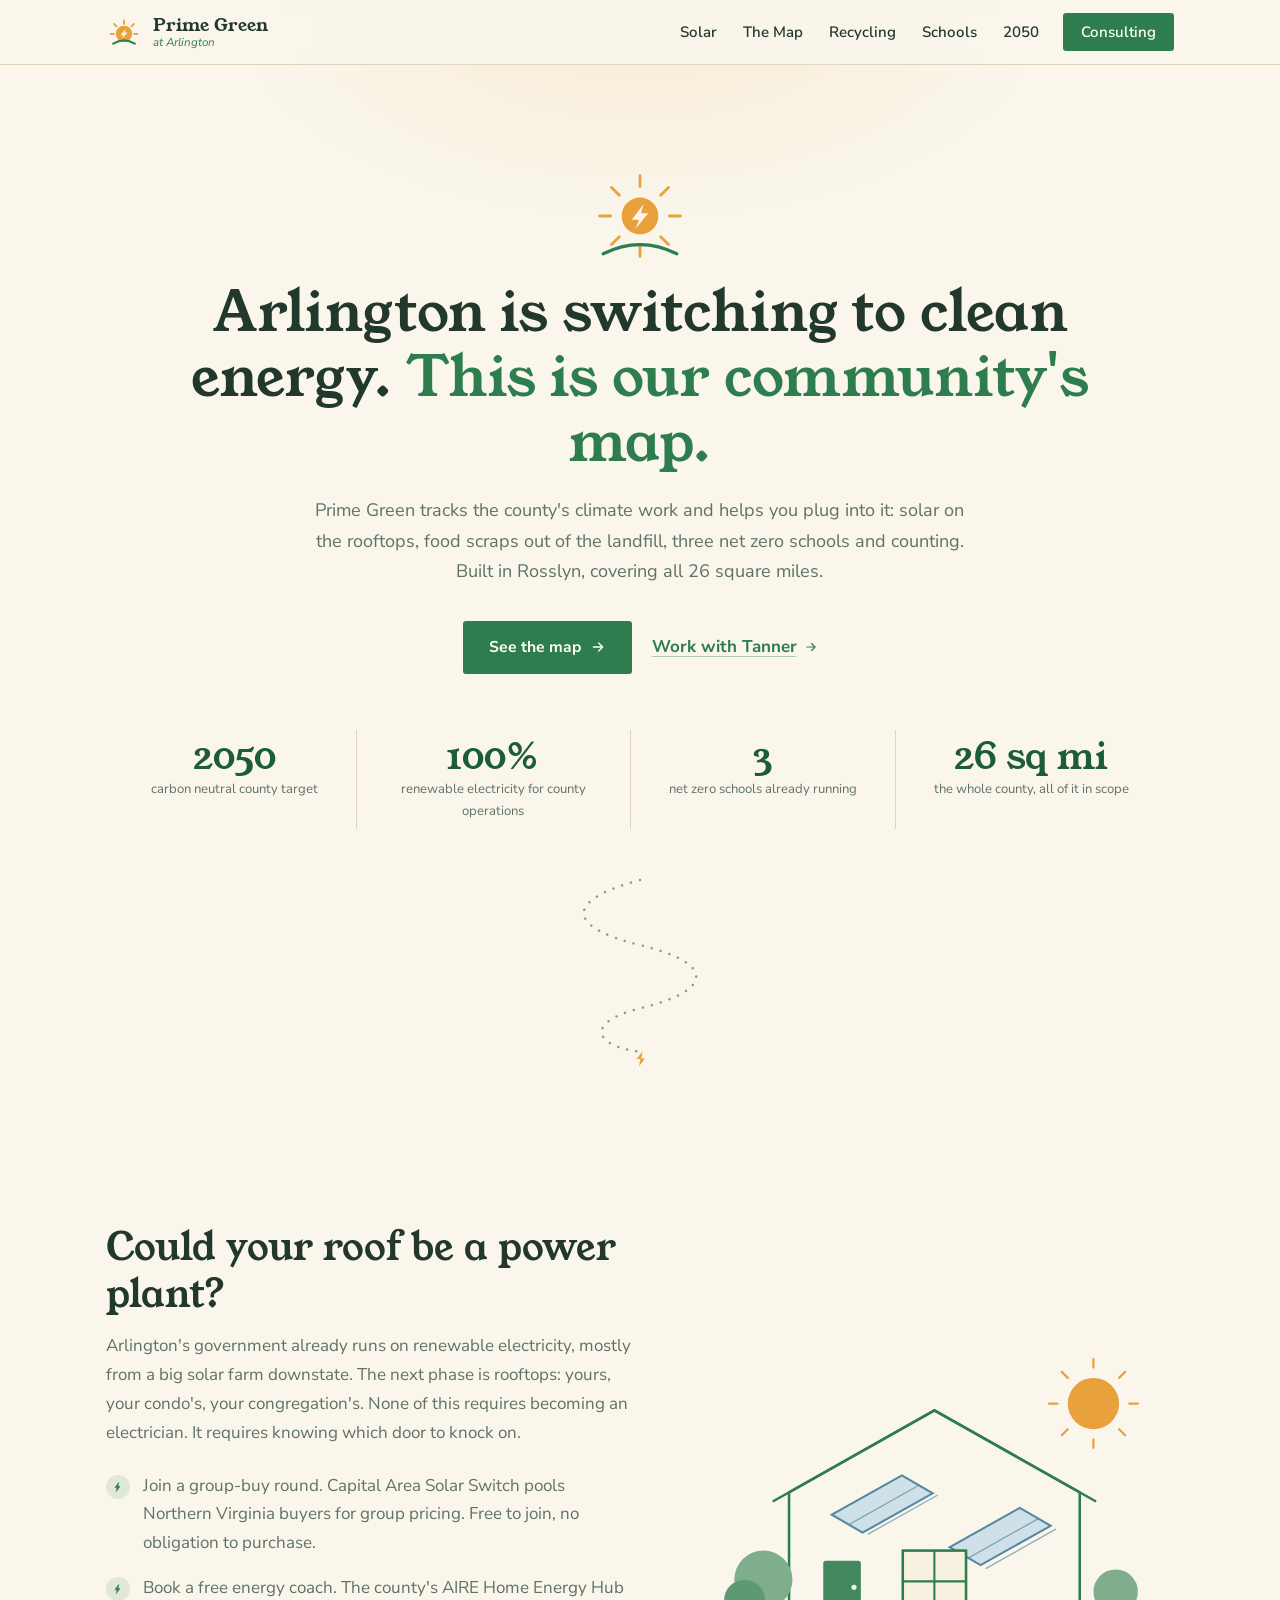
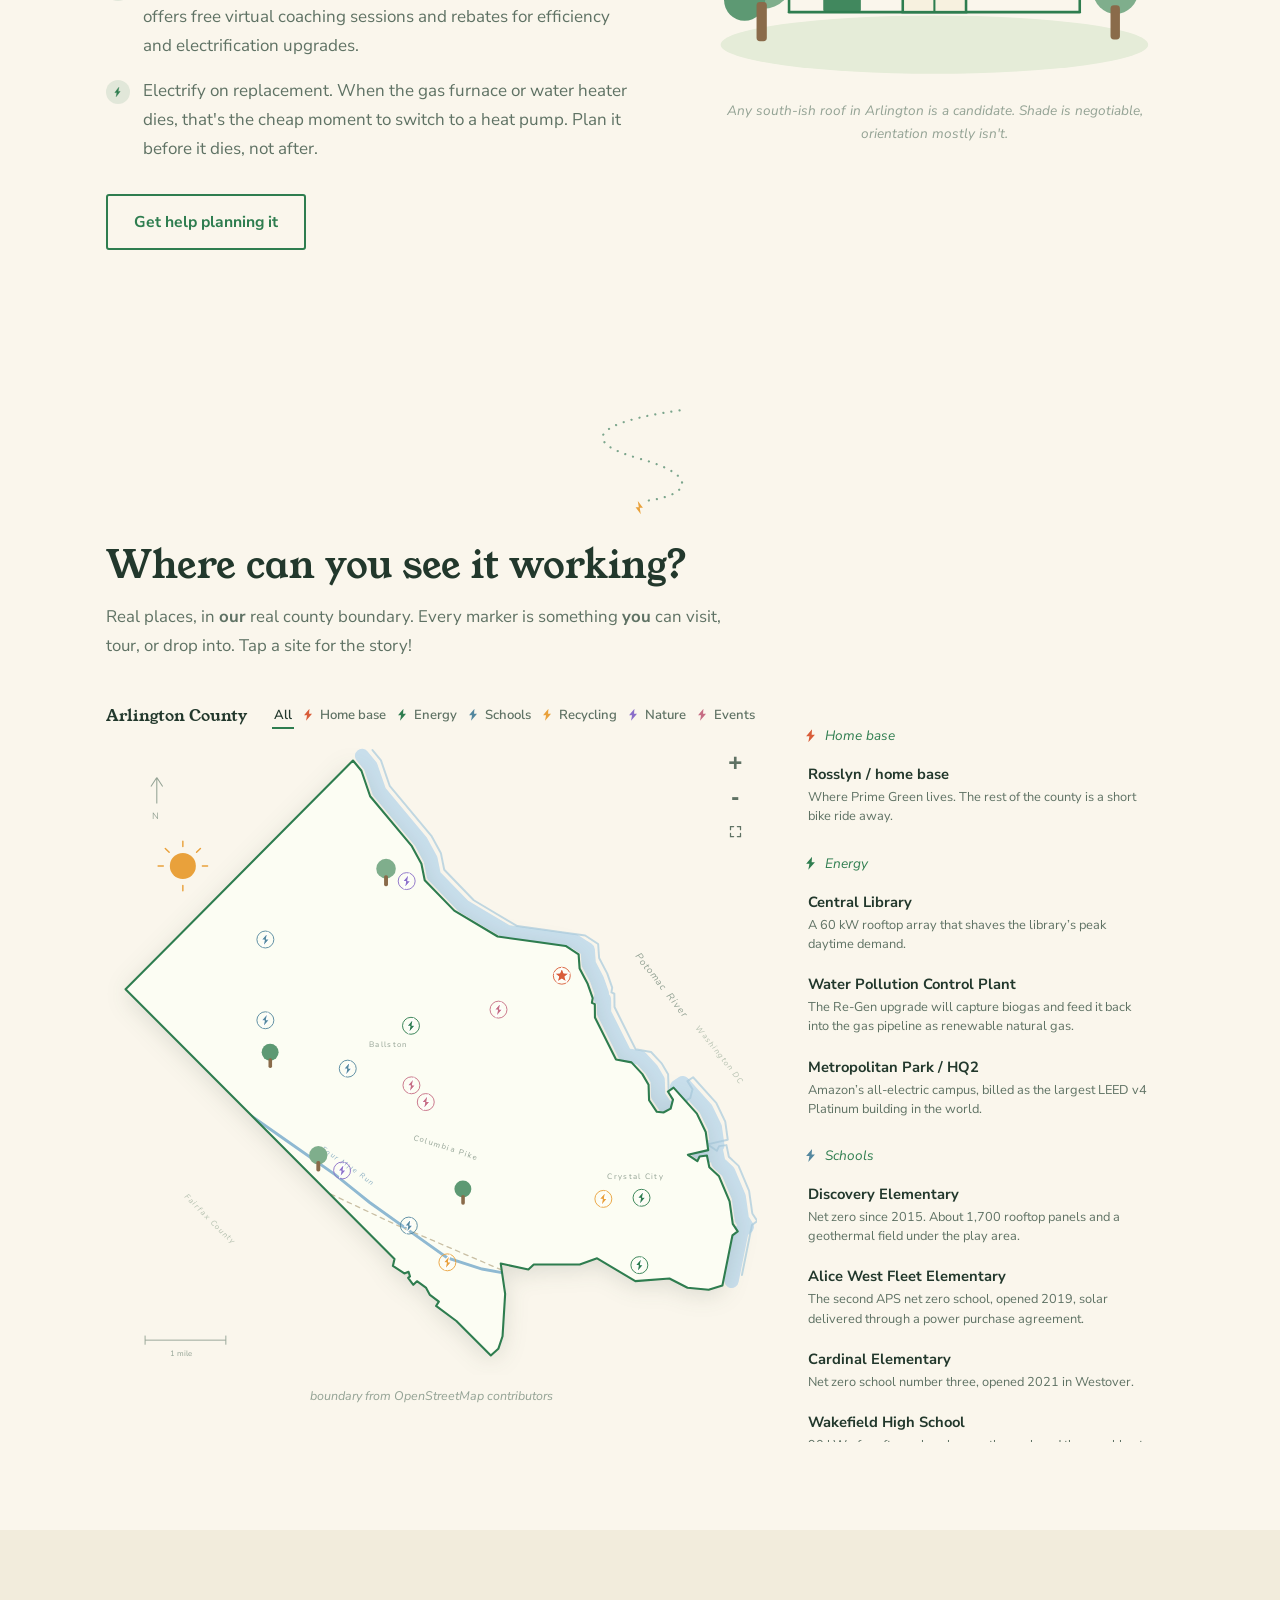
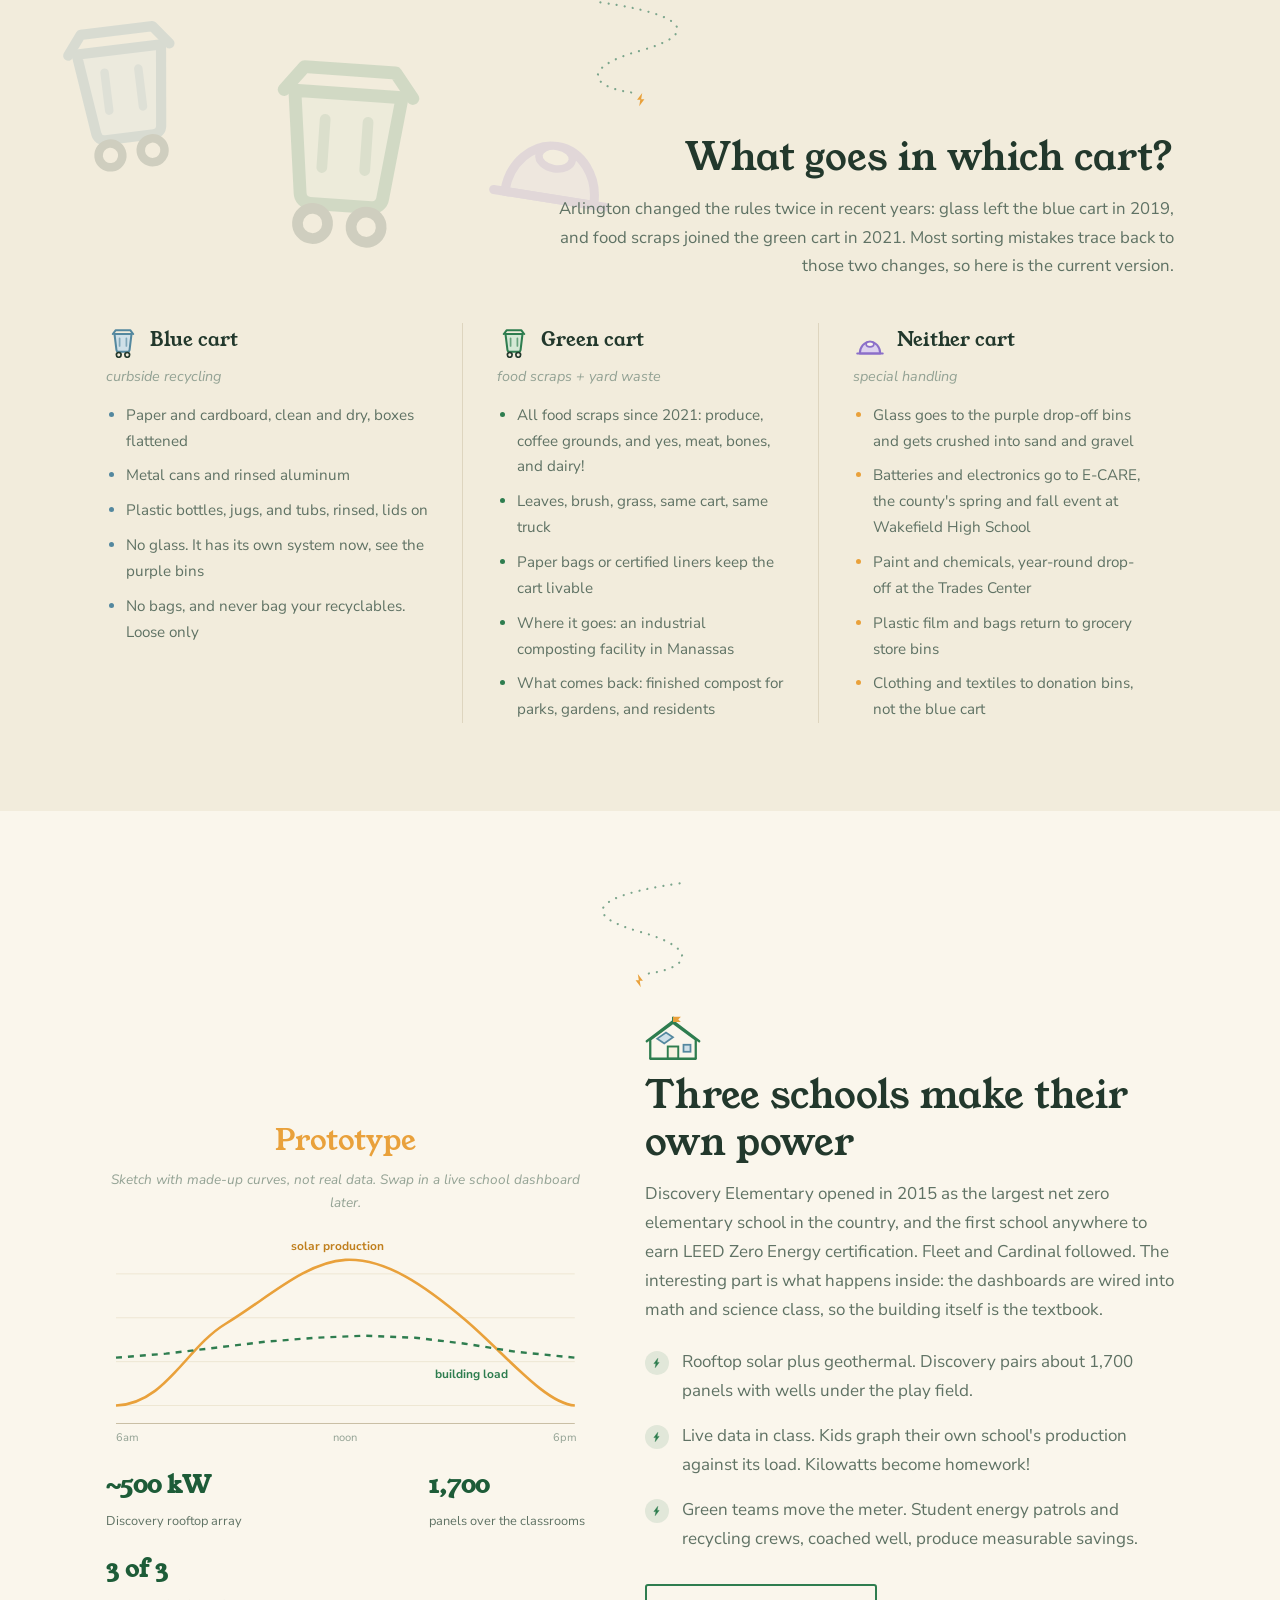
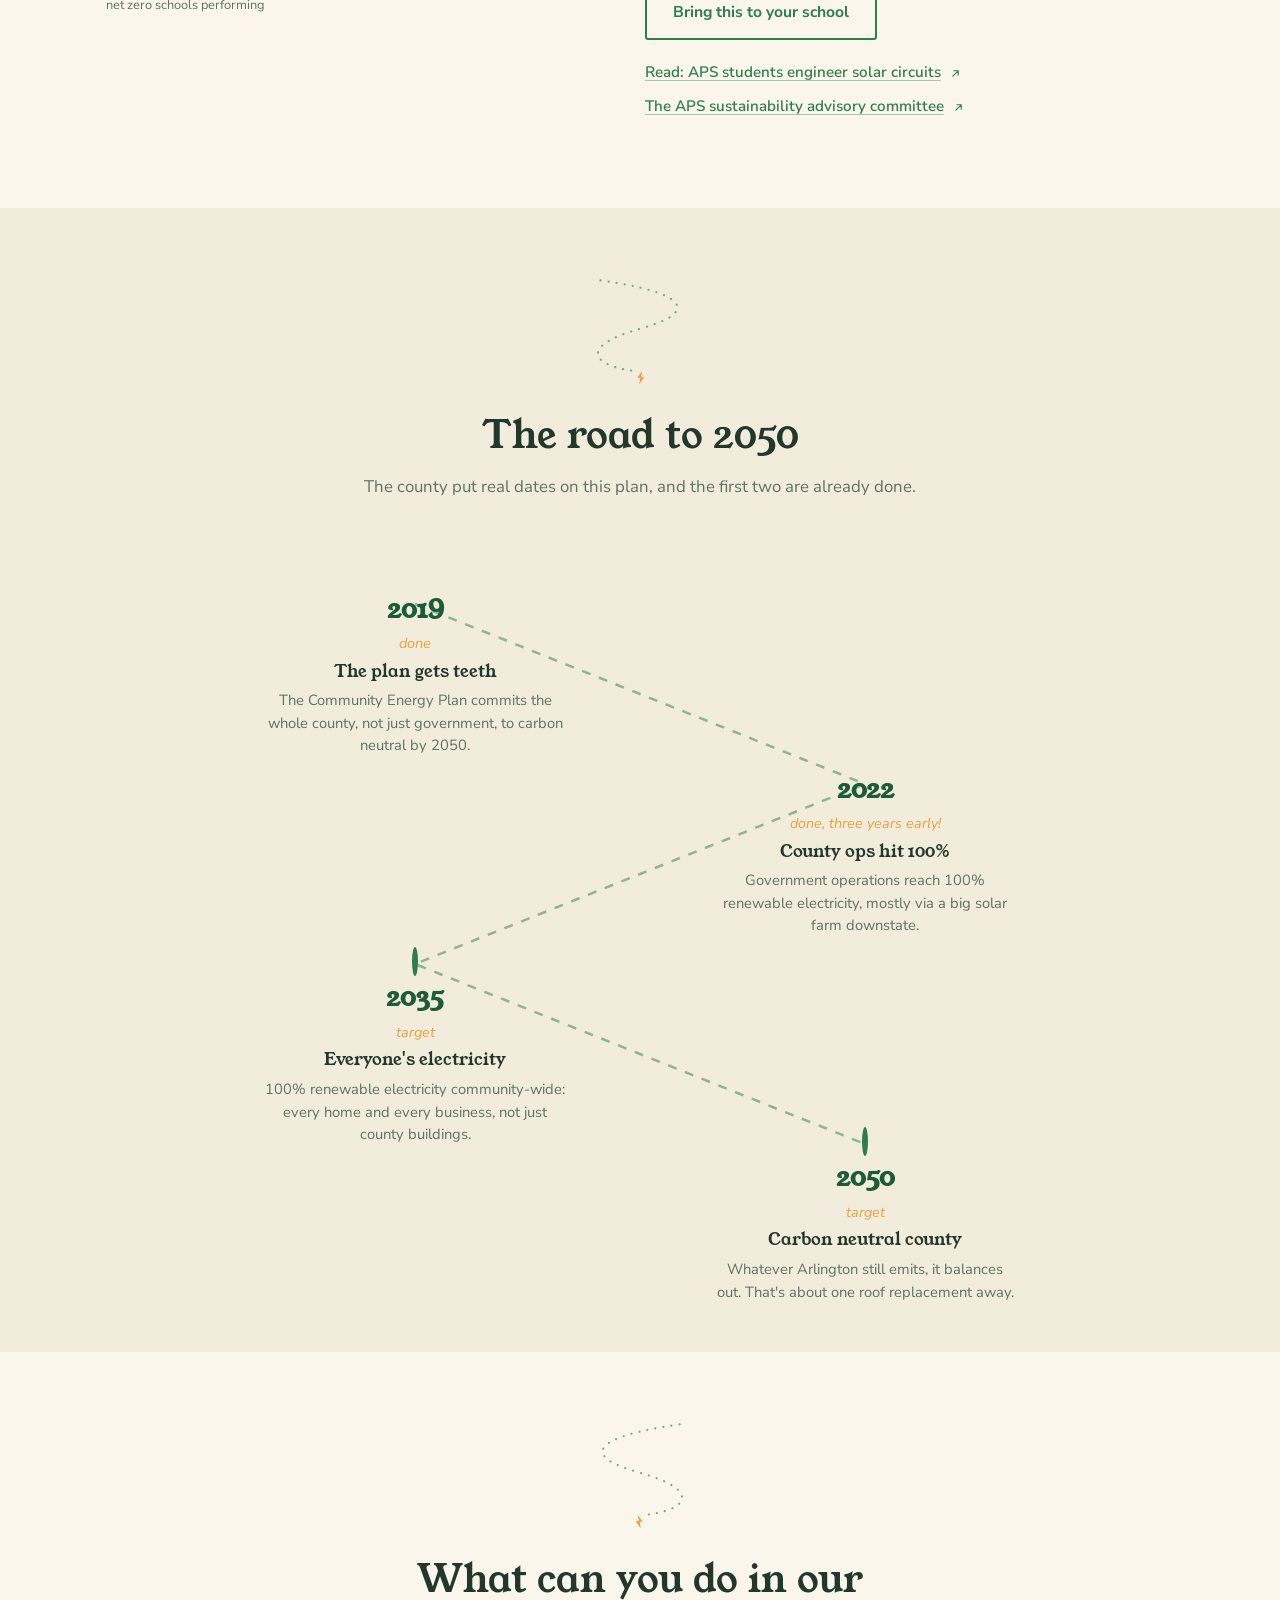
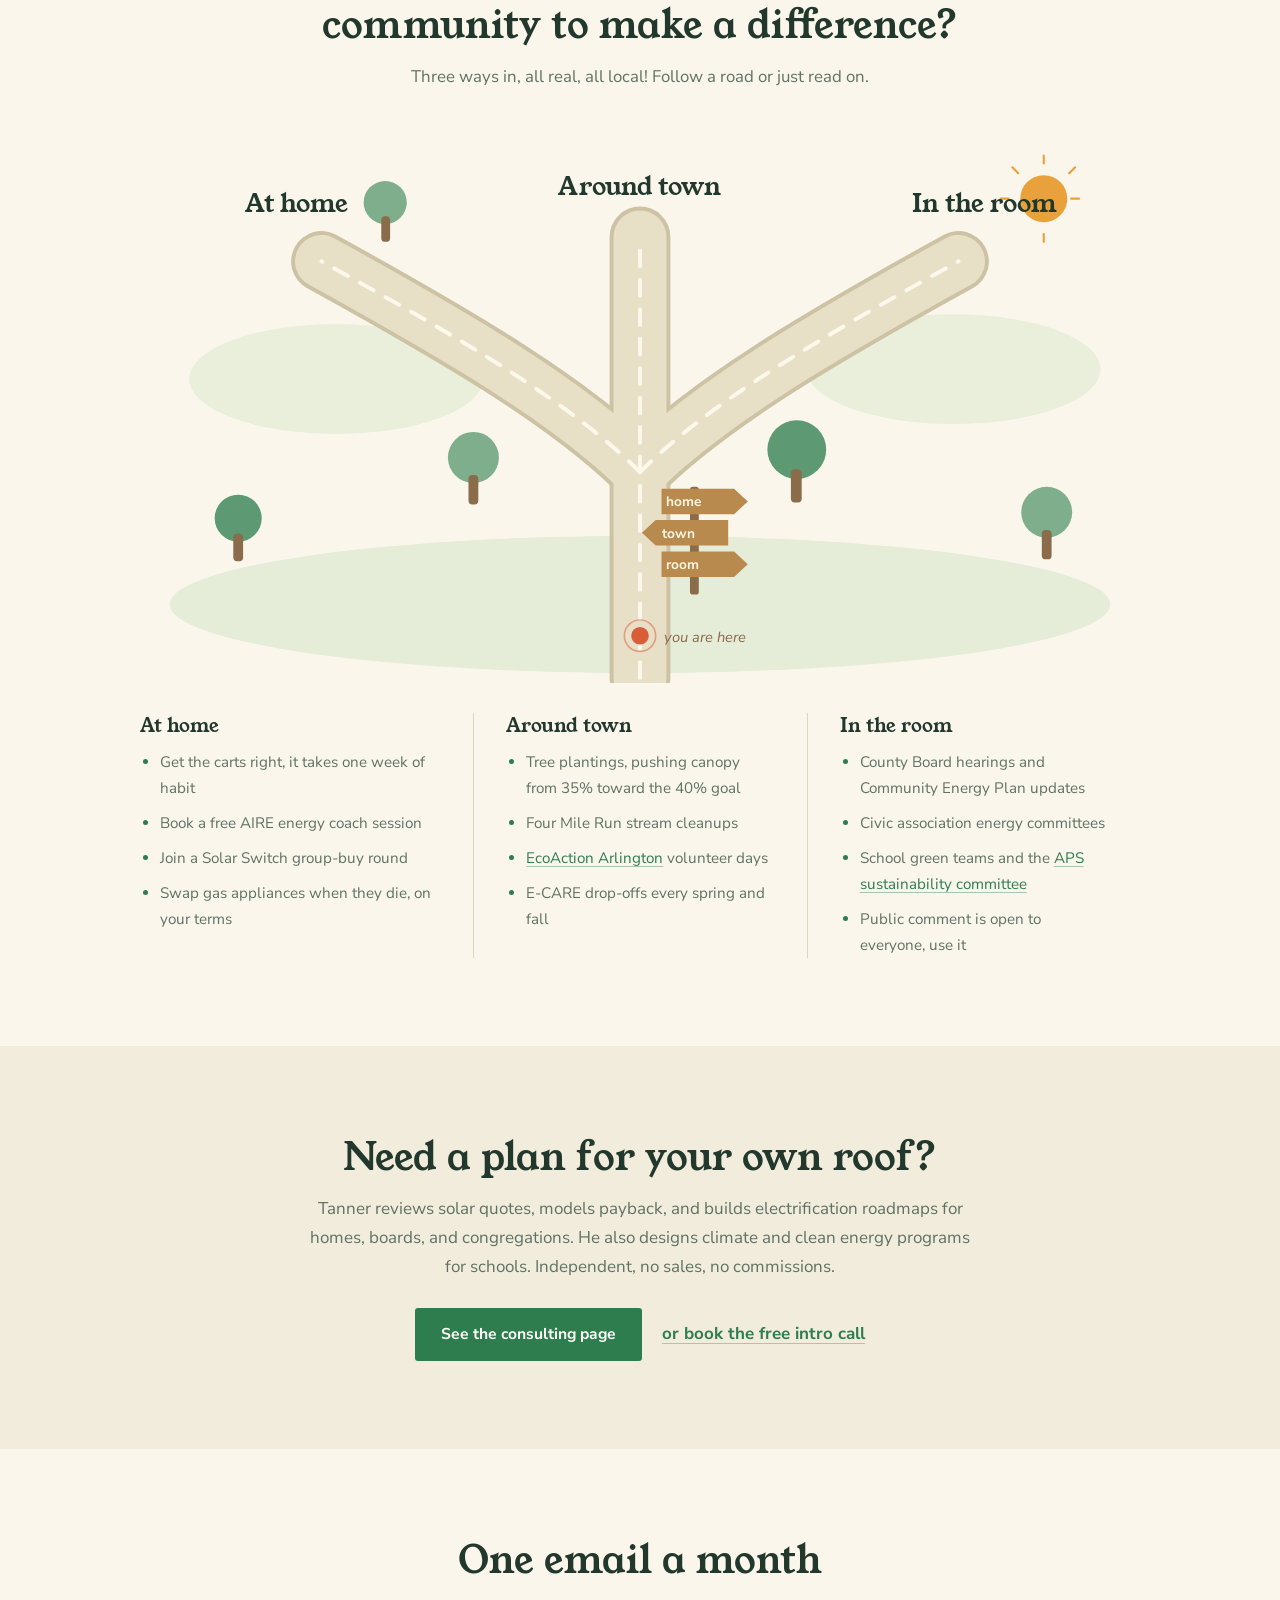
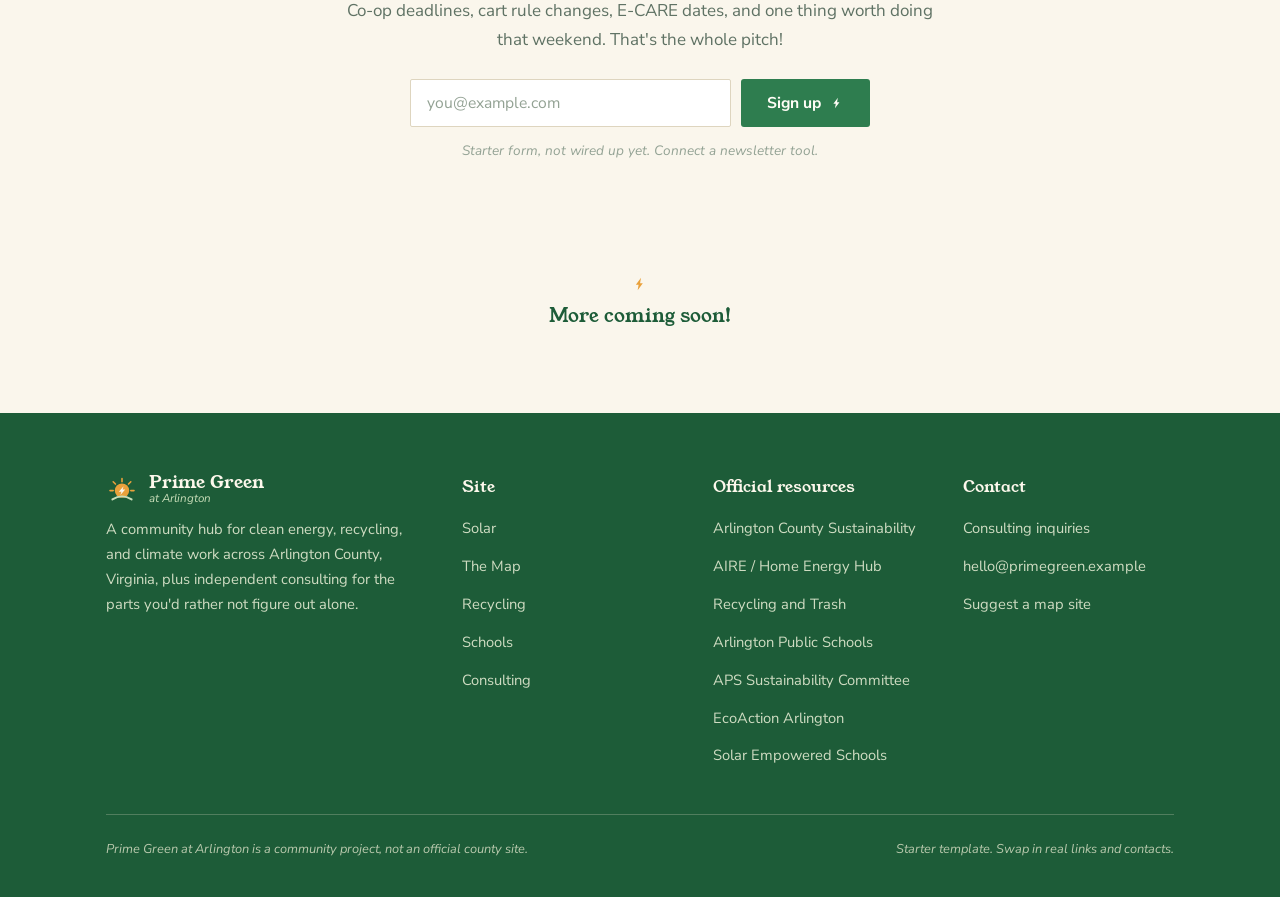
<file: index.html>
<!DOCTYPE html>
<html lang="en">
<head>
<meta charset="UTF-8">
<meta name="viewport" content="width=device-width, initial-scale=1.0">
<title>Prime Green at Arlington | Clean Energy, Recycling, and Climate Work in Arlington County, VA</title>
<meta name="description" content="Prime Green tracks Arlington County's switch to clean energy: solar, recycling, net zero schools, and the road to carbon neutral by 2050. Plus independent consulting.">
<link rel="preconnect" href="https://fonts.googleapis.com">
<link rel="preconnect" href="https://fonts.gstatic.com" crossorigin>
<link href="https://fonts.googleapis.com/css2?family=Young+Serif&family=Nunito+Sans:ital,wght@0,400;0,600;0,700;1,400;1,600&display=swap" rel="stylesheet">
<link rel="stylesheet" href="prime.css">
<style>
/* ---------- intro ---------- */
#intro{position:fixed;inset:0;z-index:600;background:var(--paper);display:flex;flex-direction:column;align-items:center;justify-content:center;gap:20px;transition:transform .65s cubic-bezier(.7,0,.3,1),opacity .55s;cursor:pointer}
#intro.done{transform:translateY(-100%);opacity:.3;pointer-events:none}
#intro svg{width:min(310px,70vw);overflow:visible}
#intro .cell{fill:rgba(46,125,79,.06);stroke:rgba(46,125,79,.35);stroke-width:1;transition:fill .16s}
#intro .cell.on{fill:#2e7d4f}
.intro-pct{font-size:.9rem;font-weight:700;letter-spacing:.18em;color:var(--green)}
.intro-line{font-family:var(--serif);font-size:clamp(1.1rem,2.7vw,1.55rem);color:var(--ink);text-align:center;padding:0 26px}
.intro-meta{font-style:italic;font-size:.85rem;color:var(--faint)}
body.intro-lock{overflow:hidden}

/* ---------- hero ---------- */
.hero{padding:170px 0 70px;text-align:center;position:relative;overflow:hidden}
.hero::before{content:"";position:absolute;inset:0;background:radial-gradient(640px 340px at 50% 0%,rgba(233,161,59,.14),transparent 65%)}
.hero .wrap{position:relative}
.hero-sun{width:92px;height:92px;margin:0 auto 18px;display:block}
.sun-rays{animation:sunspin 60s linear infinite;transform-origin:50px 50px}
@keyframes sunspin{to{transform:rotate(360deg)}}
@media(prefers-reduced-motion:reduce){.sun-rays{animation:none}}
.hero h1{font-size:clamp(2.1rem,4.6vw,3.5rem);line-height:1.16;max-width:17em;margin:8px auto 20px}
.hero .sub{color:var(--soft);font-size:1.13rem;max-width:37em;margin:0 auto 34px}
.btn-row{display:flex;gap:20px;justify-content:center;align-items:center;flex-wrap:wrap}
.stats-wrap{margin-top:56px}

/* ---------- solar split ---------- */
.split{display:grid;grid-template-columns:1.05fr .95fr;gap:60px;align-items:center}
@media(max-width:920px){.split{grid-template-columns:1fr;gap:40px}}
.sketch{position:relative}
.sketch svg{display:block;width:100%;height:auto}
.sketch figcaption{margin-top:10px;text-align:center;font-style:italic;font-size:.85rem;color:var(--faint)}

/* ---------- map ---------- */
.map-shell{display:grid;grid-template-columns:1.25fr .75fr;gap:26px;align-items:stretch}
@media(max-width:980px){.map-shell{grid-template-columns:1fr}}
.map-frame{position:relative}
.map-head{display:flex;justify-content:space-between;align-items:center;gap:12px;flex-wrap:wrap;margin-bottom:12px}
.map-head .t{font-family:var(--serif);font-size:1rem;color:var(--ink)}
.map-filters{display:flex;gap:7px;flex-wrap:wrap}
.mf{font-family:var(--sans);font-size:.82rem;font-weight:600;padding:3px 2px;border:0;border-bottom:2px solid transparent;background:none;color:var(--soft);cursor:pointer;display:inline-flex;align-items:center;gap:7px;transition:all .2s}
.mf i{width:10px;height:12px;display:inline-block;clip-path:polygon(62% 0,8% 55%,38% 55%,28% 100%,88% 42%,58% 42%)}
.mf:hover{color:var(--ink)}
.mf.on{color:var(--ink);border-bottom-color:var(--green)}
.map-box{position:relative}
.map-box svg{display:block;width:100%;height:auto}
.zoomctl{position:absolute;top:6px;right:6px;display:grid;gap:2px;z-index:6}
.zoomctl button{width:32px;height:32px;border:0;background:none;color:var(--soft);font-size:1.5rem;font-weight:600;line-height:1;cursor:pointer;display:flex;align-items:center;justify-content:center;transition:color .15s,transform .15s}
.zoomctl button:hover{color:var(--green-deep);transform:scale(1.15)}
.zoomctl button svg{width:15px;height:15px}
#mapBox.zoomed svg{cursor:grab}
#mapBox.dragging svg{cursor:grabbing}
.map-foot{display:flex;justify-content:space-between;gap:10px;flex-wrap:wrap;margin-top:10px;font-size:.78rem;font-style:italic;color:var(--faint)}
.map-tip{position:absolute;z-index:5;pointer-events:none;background:#fff;border:1px solid var(--rule);border-radius:2px;box-shadow:0 8px 26px rgba(34,56,44,.16);padding:10px 14px;max-width:235px;opacity:0;transition:opacity .15s;transform:translate(-50%,-112%)}
.map-tip b{display:block;font-size:.85rem;color:var(--green-deep);margin-bottom:3px}
.map-tip span{font-size:.8rem;color:var(--soft);line-height:1.5;display:block}
.map-tip.show{opacity:1}
.mk{cursor:pointer}
.mk .ring{transform-box:fill-box;transform-origin:center;animation:pulse 2.6s ease-out infinite}
@keyframes pulse{0%{transform:scale(.4);opacity:.7}70%{transform:scale(2.1);opacity:0}100%{transform:scale(2.1);opacity:0}}
@media(prefers-reduced-motion:reduce){.mk .ring{animation:none;opacity:.2}}
.mk.dim{opacity:.15}
.mk.on .dot{stroke:var(--ink)}
.site-list{padding:6px 0;overflow-y:auto;max-height:740px}
.sl-group{font-style:italic;font-size:.85rem;color:var(--green);padding:16px 22px 6px;display:flex;align-items:center;gap:9px}
.sl-group i{width:11px;height:13px;display:inline-block;clip-path:polygon(62% 0,8% 55%,38% 55%,28% 100%,88% 42%,58% 42%)}
.sl-item{padding:9px 22px;cursor:pointer;border-left:3px solid transparent;transition:all .15s}
.sl-item:hover,.sl-item.on{background:rgba(46,125,79,.06);border-left-color:var(--green)}
.sl-item b{display:block;font-size:.92rem;color:var(--ink)}
.sl-item span{font-size:.8rem;color:var(--soft);line-height:1.5;display:block;margin-top:1px}
.sl-item.hide{display:none}

/* ---------- recycling ---------- */
.cart-art{position:absolute;top:64px;left:3%;display:flex;align-items:flex-start;gap:30px;opacity:.16;pointer-events:none}
.cart-art svg{width:170px;height:auto}
.cart-art svg:nth-child(1){transform:rotate(-7deg)}
.cart-art svg:nth-child(2){width:215px;transform:translateY(30px) rotate(4deg)}
.cart-art svg:nth-child(3){width:150px;transform:translateY(70px) rotate(9deg)}
@media(max-width:880px){.cart-art{opacity:.09;gap:14px;left:0;top:36px}.cart-art svg{width:110px}.cart-art svg:nth-child(2){width:130px}.cart-art svg:nth-child(3){width:95px}}
.guide{display:grid;grid-template-columns:1fr 1fr 1fr;gap:0}
@media(max-width:880px){.guide{grid-template-columns:1fr}}
.gcol{padding:0 34px}
.gcol:first-child{padding-left:0}
.gcol+.gcol{border-left:1px solid var(--rule)}
@media(max-width:880px){.gcol{padding:26px 0;border-left:0!important}.gcol+.gcol{border-top:1px solid var(--rule)}}
.gcol h3{display:flex;align-items:center;gap:10px;margin-bottom:6px}
.gcol h3 svg{width:34px;height:auto;flex:none}
.gcol .gsub{font-style:italic;color:var(--faint);font-size:.9rem;margin-bottom:14px;display:block}
.gcol ul{list-style:disc;padding-left:20px;display:grid;gap:9px;color:var(--soft);font-size:.95rem}
.gcol li::marker{color:var(--green)}
.gcol li b{color:var(--ink)}
.g-blue li::marker{color:var(--sky)}
.g-x li::marker{color:var(--sun)}

/* ---------- schools ---------- */
.school-feat{display:grid;grid-template-columns:.95fr 1.05fr;gap:60px;align-items:center}
@media(max-width:920px){.school-feat{grid-template-columns:1fr;gap:40px}}
.dash svg{display:block;width:100%;height:auto}
.dash .drow{display:flex;justify-content:space-between;gap:14px;margin-top:18px;flex-wrap:wrap}
.dash .dcell b{display:block;font-family:var(--serif);font-size:1.5rem;color:var(--green-deep)}
.dash .dcell small{font-size:.8rem;color:var(--soft)}
.dash figcaption{margin:0 0 14px;font-style:italic;font-size:.85rem;color:var(--faint);text-align:center}
.dash .proto{display:block;font-family:var(--serif);font-style:normal;font-size:1.8rem;color:var(--sun);margin-bottom:2px}

/* ---------- zigzag timeline ---------- */
.zig{position:relative;height:720px;max-width:900px;margin:0 auto}
.zigline{position:absolute;inset:0;width:100%;height:100%}
.zstop{position:absolute;width:300px;transform:translateX(-50%);text-align:center}
.zstop .zdot{width:18px;height:18px;border-radius:50%;border:3px solid var(--green);background:var(--paper);margin:0 auto 12px}
.zstop.done .zdot{border:0;border-radius:0;width:19px;height:22px;background:var(--green);clip-path:polygon(62% 0,8% 55%,38% 55%,28% 100%,88% 42%,58% 42%)}
.zstop b{font-family:var(--serif);font-size:1.6rem;color:var(--green-deep);display:block}
.zstop .zflag{font-style:italic;color:var(--sun);font-size:.9rem;display:block;margin-bottom:4px}
.zstop h3{font-size:1.08rem;margin-bottom:6px}
.zstop p{font-size:.92rem;color:var(--soft);line-height:1.55}
@media(max-width:760px){
  .zig{height:auto;display:grid;gap:34px;justify-items:center}
  .zigline{display:none}
  .zstop{position:static;transform:none}
}

/* ---------- fork in the road ---------- */
.fork-fig{max-width:980px;margin:0 auto 30px}
.fork-fig svg{display:block;width:100%;height:auto}
.lane-dash{stroke-dasharray:16 14;animation:roaddash 1.7s linear infinite}
@keyframes roaddash{to{stroke-dashoffset:-60}}
@media(prefers-reduced-motion:reduce){.lane-dash{animation:none}}
.fork-branch{cursor:pointer}
.fork-branch .road-label{font-family:var(--serif);font-size:26px;fill:var(--ink);transition:fill .2s}
.fork-branch:hover .road-label,.fork-branch.lit .road-label{fill:var(--green)}
.fork-branch:hover .lane-dash,.fork-branch.lit .lane-dash{stroke:var(--sun)}
.paths{display:grid;grid-template-columns:1fr 1fr 1fr;gap:0;max-width:1000px;margin:0 auto}
@media(max-width:880px){.paths{grid-template-columns:1fr}}
.path-col{padding:0 32px}
.path-col:first-child{padding-left:0}
.path-col+.path-col{border-left:1px solid var(--rule)}
@media(max-width:880px){.path-col{padding:24px 0;border-left:0!important}.path-col+.path-col{border-top:1px solid var(--rule)}}
.path-col.lit h3{color:var(--green)}
.path-col h3{margin-bottom:12px;transition:color .2s}
.path-col ul{list-style:disc;padding-left:20px;display:grid;gap:9px;color:var(--soft);font-size:.95rem}
.path-col li::marker{color:var(--green)}

/* ---------- signup ---------- */
.signup{display:flex;gap:10px;max-width:460px;margin:0 auto}
.signup input{flex:1;background:#fff;border:1px solid var(--rule);border-radius:2px;color:var(--ink);padding:12px 16px;font-family:var(--sans);font-size:.98rem;min-width:0;outline:none}
.signup input:focus{border-color:var(--green)}
.signup input::placeholder{color:var(--faint)}
</style>
</head>
<body>

<div id="intro" role="presentation" aria-hidden="true">
  <svg viewBox="0 0 302 182" xmlns="http://www.w3.org/2000/svg" fill="none">
    <rect x="1" y="1" width="300" height="180" rx="6" stroke="rgba(46,125,79,.5)" stroke-width="1.6"/>
    <g id="introGrid"></g>
  </svg>
  <div class="intro-pct" id="introPct">0%</div>
  <div class="intro-line">Powered by the giant fusion reactor in the sky.</div>
  <div class="intro-meta">click anywhere to skip</div>
</div>
<script>
(function(){
  const el=document.getElementById('intro');
  if(matchMedia('(prefers-reduced-motion: reduce)').matches){el.remove();return}
  document.body.classList.add('intro-lock');
  const NS='http://www.w3.org/2000/svg';
  const grid=document.getElementById('introGrid');
  const cells=[];
  for(let r=0;r<4;r++)for(let c=0;c<6;c++){
    const rect=document.createElementNS(NS,'rect');
    rect.setAttribute('x',16+c*45);rect.setAttribute('y',14+r*40);
    rect.setAttribute('width',41);rect.setAttribute('height',36);
    rect.setAttribute('rx',4);rect.setAttribute('class','cell');
    grid.append(rect);cells.push(rect);
  }
  const order=cells.map((_,i)=>i).sort(()=>Math.random()-.5);
  const pct=document.getElementById('introPct');
  const T=1500,t0=performance.now();let done=false;
  function finish(){
    if(done)return;done=true;
    el.classList.add('done');document.body.classList.remove('intro-lock');
    setTimeout(()=>el.remove(),800);
  }
  (function tick(){
    if(done)return;
    const p=Math.min((performance.now()-t0)/T,1);
    const n=Math.floor(p*cells.length);
    for(let i=0;i<n;i++)cells[order[i]].classList.add('on');
    pct.textContent=Math.round(p*100)+'%';
    if(p>=1){setTimeout(finish,430)}else requestAnimationFrame(tick);
  })();
  setTimeout(()=>{if(!done){cells.forEach(c=>c.classList.add('on'));pct.textContent='100%';finish()}},T+1000);
  el.addEventListener('click',finish);
})();
</script>

<nav>
  <div class="nav-inner">
    <a class="brand" href="index.html">
      <svg viewBox="0 0 40 40" fill="none">
        <circle cx="20" cy="22" r="9" fill="#e9a13b"/>
        <polygon points="22,16.5 16,23.5 19.3,23.5 18,27.5 24,20.5 20.7,20.5" fill="#faf6ec"/>
        <g stroke="#e9a13b" stroke-width="2" stroke-linecap="round">
          <path d="M20 7v4M9 11l2.8 2.8M31 11l-2.8 2.8M5 22h4M31 22h4"/>
        </g>
        <path d="M8 33c8-5 16-5 24 0" stroke="#2e7d4f" stroke-width="2.4" stroke-linecap="round" fill="none"/>
      </svg>
      <span class="brand-name">Prime Green<small>at Arlington</small></span>
    </a>
    <button class="nav-toggle" aria-label="Menu" onclick="document.querySelector('.nav-links').classList.toggle('open')">
      <svg viewBox="0 0 24 24" fill="none" stroke-width="1.8" stroke-linecap="round"><path d="M4 7h16M4 12h16M4 17h16"/></svg>
    </button>
    <ul class="nav-links">
      <li><a href="#solar">Solar</a></li>
      <li><a href="#map">The Map</a></li>
      <li><a href="#recycling">Recycling</a></li>
      <li><a href="#schools">Schools</a></li>
      <li><a href="#schedule">2050</a></li>
      <li><a href="consulting.html" class="nav-cta">Consulting</a></li>
    </ul>
  </div>
</nav>

<header class="hero">
  <div class="wrap">
    <svg class="hero-sun" viewBox="0 0 100 100" fill="none" role="img" aria-label="A friendly sun">
      <g class="sun-rays" stroke="#e9a13b" stroke-width="3" stroke-linecap="round">
        <path d="M50 6v12M50 82v12M6 50h12M82 50h12M19 19l8.5 8.5M72.5 72.5L81 81M81 19l-8.5 8.5M27.5 72.5L19 81"/>
      </g>
      <circle cx="50" cy="50" r="20" fill="#e9a13b"/>
      <polygon points="54,37 41,54 49,54 45,64 59,47 51,47" fill="#faf6ec"/>
      <path d="M10 91c26-13 54-13 80 0" stroke="#2e7d4f" stroke-width="3.5" stroke-linecap="round"/>
    </svg>
    <h1>Arlington is switching to clean energy. <span class="accent">This is our community's map.</span></h1>
    <p class="sub">Prime Green tracks the county's climate work and helps you plug into it: solar on the rooftops, food scraps out of the landfill, three net zero schools and counting. Built in Rosslyn, covering all 26 square miles.</p>
    <div class="btn-row">
      <a class="btn" href="#map">See the map
        <svg viewBox="0 0 24 24" fill="none" stroke="currentColor" stroke-width="2" stroke-linecap="round" stroke-linejoin="round"><path d="M5 12h14M13 6l6 6-6 6"/></svg>
      </a>
      <a class="tlink" href="consulting.html">Work with Tanner
        <svg viewBox="0 0 24 24" fill="none" stroke="currentColor" stroke-width="2" stroke-linecap="round" stroke-linejoin="round"><path d="M5 12h14M13 6l6 6-6 6"/></svg>
      </a>
    </div>
    <div class="stats-wrap reveal">
      <div class="stats">
        <div class="stat"><b data-count="2050">2050</b><small>carbon neutral county target</small></div>
        <div class="stat"><b data-count="100" data-suffix="%">100%</b><small>renewable electricity for county operations</small></div>
        <div class="stat"><b data-count="3">3</b><small>net zero schools already running</small></div>
        <div class="stat"><b data-count="26" data-suffix=" sq mi">26 sq mi</b><small>the whole county, all of it in scope</small></div>
      </div>
    </div>
    <div class="trail trail-lead" aria-hidden="true"><svg viewBox="0 0 300 230" fill="none"><path d="M150 6 C60 30 60 62 150 84 C240 106 240 138 150 160 C86 176 92 204 148 212" stroke="#7ba58c" stroke-width="3" stroke-linecap="round" stroke-dasharray="0.1 11"/><path d="M153 211.5 L146 220.8 h4.4 L148.9 229.5 L156 220.2 h-4.4 Z" fill="#e9a13b"/></svg></div>
  </div>
</header>

<!-- ============ SOLAR ============ -->
<section id="solar">
  <div class="wrap">
    <div class="split">
      <div class="reveal">
        <h2>Could your roof be a power plant?</h2>
        <p style="color:var(--soft)">Arlington's government already runs on renewable electricity, mostly from a big solar farm downstate. The next phase is rooftops: yours, your condo's, your congregation's. None of this requires becoming an electrician. It requires knowing which door to knock on.</p>
        <ul class="checklist">
          <li><span class="tick"><svg viewBox="0 0 24 24"><path d="M13.5 2.8L5.8 13.2h4.1l-1.4 8 7.7-10.4h-4.1z" fill="#2e7d4f"/></svg></span>
            <span>Join a group-buy round. Capital Area Solar Switch pools Northern Virginia buyers for group pricing. Free to join, no obligation to purchase.</span></li>
          <li><span class="tick"><svg viewBox="0 0 24 24"><path d="M13.5 2.8L5.8 13.2h4.1l-1.4 8 7.7-10.4h-4.1z" fill="#2e7d4f"/></svg></span>
            <span>Book a free energy coach. The county's AIRE Home Energy Hub offers free virtual coaching sessions and rebates for efficiency and electrification upgrades.</span></li>
          <li><span class="tick"><svg viewBox="0 0 24 24"><path d="M13.5 2.8L5.8 13.2h4.1l-1.4 8 7.7-10.4h-4.1z" fill="#2e7d4f"/></svg></span>
            <span>Electrify on replacement. When the gas furnace or water heater dies, that's the cheap moment to switch to a heat pump. Plan it before it dies, not after.</span></li>
        </ul>
        <a class="btn btn-ghost" href="consulting.html">Get help planning it</a>
      </div>
      <figure class="sketch reveal">
        <svg viewBox="0 0 560 420" xmlns="http://www.w3.org/2000/svg" fill="none" role="img" aria-label="Drawing of a house with rooftop solar panels">
          <ellipse cx="280" cy="368" rx="250" ry="34" fill="#e5ecd8"/>
          <circle cx="466" cy="86" r="30" fill="#e9a13b"/>
          <g stroke="#e9a13b" stroke-width="2.6" stroke-linecap="round">
            <path d="M466 44v-10M466 138v-10M424 86h-10M518 86h-10M436 56l-7-7M496 56l7-7M436 116l-7 7M496 116l7 7"/>
          </g>
          <path d="M110 330V190l170-96 170 96v140" stroke="#2e7d4f" stroke-width="3" stroke-linejoin="round"/>
          <path d="M92 200l188-106 188 106" stroke="#2e7d4f" stroke-width="3" stroke-linecap="round" stroke-linejoin="round"/>
          <path d="M110 330h340" stroke="#2e7d4f" stroke-width="3" stroke-linecap="round"/>
          <g stroke="#54889f" stroke-width="2.4" fill="#cfe0e8">
            <path d="M160 216l82-46 36 21-82 46z"/>
            <path d="M292 214l82-46 36 21-82 46z" transform="translate(6 40)"/>
          </g>
          <g stroke="#54889f" stroke-width="1.6" opacity=".65">
            <path d="M181 227l82-46M202 239l82-46"/>
            <path d="M319 267l82-46M340 279l82-46"/>
          </g>
          <rect x="243" y="258" width="74" height="72" fill="#f7f1df" stroke="#2e7d4f" stroke-width="3"/>
          <path d="M280 258v72M243 294h74" stroke="#2e7d4f" stroke-width="2.4"/>
          <rect x="150" y="270" width="44" height="60" fill="#2e7d4f" opacity=".9" rx="3"/>
          <circle cx="186" cy="301" r="3" fill="#f7f1df"/>
          <circle cx="80" cy="292" r="34" fill="#7fae8c"/>
          <circle cx="58" cy="316" r="24" fill="#5d9973"/>
          <rect x="72" y="318" width="12" height="46" fill="#8a6b4a" rx="4"/>
          <circle cx="492" cy="306" r="26" fill="#7fae8c"/>
          <rect x="486" y="322" width="11" height="40" fill="#8a6b4a" rx="4"/>
        </svg>
        <figcaption>Any south-ish roof in Arlington is a candidate. Shade is negotiable, orientation mostly isn't.</figcaption>
      </figure>
    </div>
  </div>
</section>

<!-- ============ MAP ============ -->
<section id="map">
  <div class="wrap">
    <div class="trail flip" aria-hidden="true"><svg viewBox="0 0 300 150" fill="none"><path d="M96 6 C210 22 236 48 150 72 C64 96 84 124 148 130" stroke="#7ba58c" stroke-width="3" stroke-linecap="round" stroke-dasharray="0.1 11"/><path d="M153 129.5 L146 138.8 h4.4 L148.9 147.5 L156 138.2 h-4.4 Z" fill="#e9a13b"/></svg></div>
    <div class="sec-head reveal">
      <h2>Where can you see it working?</h2>
      <p>Real places, in <b>our</b> real county boundary. Every marker is something <b>you</b> can visit, tour, or drop into. Tap a site for the story!</p>
    </div>
    <div class="map-shell reveal">
      <div class="map-frame">
        <div class="map-head">
          <span class="t">Arlington County</span>
          <div class="map-filters" id="mapFilters"></div>
        </div>
        <div class="map-box" id="mapBox">
          <svg id="mapSvg" viewBox="0 0 1000 973.5" xmlns="http://www.w3.org/2000/svg">
            <defs>
              <clipPath id="countyClip"><path d="M30.0 381.3 L443.0 795.3 L440.5 806.0 L458.1 817.6 L464.6 815.0 L466.8 822.2 L463.9 824.3 L471.9 835.0 L477.5 829.5 L491.2 839.3 L497.4 850.5 L511.1 860.8 L506.8 867.5 L538.0 890.6 L590.9 943.5 L602.4 933.3 L608.9 914.0 L612.9 848.9 L606.1 802.4 L648.6 811.4 L656.8 803.9 L727.4 803.8 L754.1 794.4 L812.8 829.4 L865.2 825.4 L892.9 839.6 L925.4 842.6 L946.5 836.0 L961.9 759.2 L970.0 753.0 L962.4 741.4 L957.5 706.9 L941.3 668.4 L926.4 654.5 L922.7 636.5 L911.5 638.1 L908.0 645.2 L893.5 635.4 L924.7 628.2 L920.9 600.4 L907.3 572.2 L871.5 532.3 L862.8 538.3 L870.6 550.7 L867.0 564.5 L856.0 570.5 L845.8 569.4 L833.9 551.7 L833.1 527.8 L823.6 511.5 L806.9 493.5 L783.1 489.2 L750.8 424.5 L750.6 404.1 L746.1 402.1 L747.3 394.7 L739.6 372.8 L727.2 349.2 L725.7 327.7 L705.8 314.7 L601.4 300.2 L534.7 260.5 L489.4 213.7 L484.3 188.5 L469.6 161.5 L405.6 84.8 L392.2 45.7 L379.2 30.0 Z"/></clipPath>
            </defs>
            <!-- Potomac, painted -->
            <g fill="none" stroke-linecap="round" stroke-linejoin="round">
              <path d="M946.5 836.0 L961.9 759.2 L970.0 753.0 L962.4 741.4 L957.5 706.9 L941.3 668.4 L926.4 654.5 L922.7 636.5 L911.5 638.1 L908.0 645.2 L893.5 635.4 L924.7 628.2 L920.9 600.4 L907.3 572.2 L871.5 532.3 L862.8 538.3 L870.6 550.7 L867.0 564.5 L856.0 570.5 L845.8 569.4 L833.9 551.7 L833.1 527.8 L823.6 511.5 L806.9 493.5 L783.1 489.2 L750.8 424.5 L750.6 404.1 L746.1 402.1 L747.3 394.7 L739.6 372.8 L727.2 349.2 L725.7 327.7 L705.8 314.7 L601.4 300.2 L534.7 260.5 L489.4 213.7 L484.3 188.5 L469.6 161.5 L405.6 84.8 L392.2 45.7 L379.2 30.0" transform="translate(14 -7)" stroke="#c9dfec" stroke-width="22"/>
              <path d="M946.5 836.0 L961.9 759.2 L970.0 753.0 L962.4 741.4 L957.5 706.9 L941.3 668.4 L926.4 654.5 L922.7 636.5 L911.5 638.1 L908.0 645.2 L893.5 635.4 L924.7 628.2 L920.9 600.4 L907.3 572.2 L871.5 532.3 L862.8 538.3 L870.6 550.7 L867.0 564.5 L856.0 570.5 L845.8 569.4 L833.9 551.7 L833.1 527.8 L823.6 511.5 L806.9 493.5 L783.1 489.2 L750.8 424.5 L750.6 404.1 L746.1 402.1 L747.3 394.7 L739.6 372.8 L727.2 349.2 L725.7 327.7 L705.8 314.7 L601.4 300.2 L534.7 260.5 L489.4 213.7 L484.3 188.5 L469.6 161.5 L405.6 84.8 L392.2 45.7 L379.2 30.0" transform="translate(30 -16)" stroke="#a8cadd" stroke-width="3" opacity=".7"/>
            </g>
            <!-- county fill, whiter -->
            <path d="M30.0 381.3 L443.0 795.3 L440.5 806.0 L458.1 817.6 L464.6 815.0 L466.8 822.2 L463.9 824.3 L471.9 835.0 L477.5 829.5 L491.2 839.3 L497.4 850.5 L511.1 860.8 L506.8 867.5 L538.0 890.6 L590.9 943.5 L602.4 933.3 L608.9 914.0 L612.9 848.9 L606.1 802.4 L648.6 811.4 L656.8 803.9 L727.4 803.8 L754.1 794.4 L812.8 829.4 L865.2 825.4 L892.9 839.6 L925.4 842.6 L946.5 836.0 L961.9 759.2 L970.0 753.0 L962.4 741.4 L957.5 706.9 L941.3 668.4 L926.4 654.5 L922.7 636.5 L911.5 638.1 L908.0 645.2 L893.5 635.4 L924.7 628.2 L920.9 600.4 L907.3 572.2 L871.5 532.3 L862.8 538.3 L870.6 550.7 L867.0 564.5 L856.0 570.5 L845.8 569.4 L833.9 551.7 L833.1 527.8 L823.6 511.5 L806.9 493.5 L783.1 489.2 L750.8 424.5 L750.6 404.1 L746.1 402.1 L747.3 394.7 L739.6 372.8 L727.2 349.2 L725.7 327.7 L705.8 314.7 L601.4 300.2 L534.7 260.5 L489.4 213.7 L484.3 188.5 L469.6 161.5 L405.6 84.8 L392.2 45.7 L379.2 30.0 Z" fill="#fcfdf3" style="filter:drop-shadow(0 8px 18px rgba(34,56,44,.14))"/>
            <!-- waterways -->
            <g clip-path="url(#countyClip)" fill="none" stroke-linecap="round">
              <path d="M144.9 511.6 L204.8 562.9 L278.0 614.2 L351.2 665.5 L404.4 708.2 L464.3 751.0 L524.2 793.7 L577.4 810.8 L624.0 819.3 L697.2 836.4 L777.0 845.0 L856.9 853.5" stroke="#8fb9d2" stroke-width="4.5"/>
              <path d="M45.1 580.0 L244.7 648.4 L444.4 742.4 L624.0 819.3" stroke="#c9bfa4" stroke-width="2" stroke-dasharray="7 7"/>
            </g>
            <!-- boundary -->
            <path d="M30.0 381.3 L443.0 795.3 L440.5 806.0 L458.1 817.6 L464.6 815.0 L466.8 822.2 L463.9 824.3 L471.9 835.0 L477.5 829.5 L491.2 839.3 L497.4 850.5 L511.1 860.8 L506.8 867.5 L538.0 890.6 L590.9 943.5 L602.4 933.3 L608.9 914.0 L612.9 848.9 L606.1 802.4 L648.6 811.4 L656.8 803.9 L727.4 803.8 L754.1 794.4 L812.8 829.4 L865.2 825.4 L892.9 839.6 L925.4 842.6 L946.5 836.0 L961.9 759.2 L970.0 753.0 L962.4 741.4 L957.5 706.9 L941.3 668.4 L926.4 654.5 L922.7 636.5 L911.5 638.1 L908.0 645.2 L893.5 635.4 L924.7 628.2 L920.9 600.4 L907.3 572.2 L871.5 532.3 L862.8 538.3 L870.6 550.7 L867.0 564.5 L856.0 570.5 L845.8 569.4 L833.9 551.7 L833.1 527.8 L823.6 511.5 L806.9 493.5 L783.1 489.2 L750.8 424.5 L750.6 404.1 L746.1 402.1 L747.3 394.7 L739.6 372.8 L727.2 349.2 L725.7 327.7 L705.8 314.7 L601.4 300.2 L534.7 260.5 L489.4 213.7 L484.3 188.5 L469.6 161.5 L405.6 84.8 L392.2 45.7 L379.2 30.0 Z" fill="none" stroke="#2e7d4f" stroke-width="3.2" stroke-linejoin="round"/>
            <!-- geography labels -->
            <g font-family="Nunito Sans,sans-serif" fill="#93a294" letter-spacing="2">
              <text x="812" y="330" font-size="15" font-style="italic" transform="rotate(52 812 330)">Potomac River</text>
              <text x="905" y="440" font-size="12" font-style="italic" fill="#b3bfae" transform="rotate(52 905 440)">Washington DC</text>
              <text x="120" y="700" font-size="12" font-style="italic" fill="#b3bfae" transform="rotate(45 120 700)">Fairfax County</text>
              <text x="330" y="628" font-size="11" font-style="italic" fill="#8fb2c4" transform="rotate(35 330 628)">Four Mile Run</text>
              <text x="404" y="470" font-size="12">Ballston</text>
              <text x="770" y="672" font-size="12">Crystal City</text>
              <text x="472" y="612" font-size="12" transform="rotate(18 472 612)">Columbia Pike</text>
            </g>
            <!-- compass + scale -->
            <g stroke="#93a294" fill="#93a294">
              <path d="M78 96v-40M78 56l-9 14M78 56l9 14" fill="none" stroke-width="1.6"/>
              <text x="71" y="120" font-family="Nunito Sans,sans-serif" font-size="14" stroke="none">N</text>
            </g>
            <g stroke="#93a294">
              <path d="M60 920h124M60 913v14M184 913v14" fill="none" stroke-width="1.4"/>
              <text x="98" y="944" font-family="Nunito Sans,sans-serif" font-size="12" fill="#93a294" stroke="none">1 mile</text>
            </g>
            <!-- little landmarks -->
            <g aria-hidden="true">
              <circle cx="430" cy="196" r="15" fill="#7fae8c"/><rect x="427" y="206" width="6" height="17" rx="2.5" fill="#8a6b4a"/>
              <circle cx="252" cy="478" r="13" fill="#5d9973"/><rect x="249.5" y="487" width="5.5" height="15" rx="2.5" fill="#8a6b4a"/>
              <circle cx="326" cy="636" r="14" fill="#7fae8c"/><rect x="323" y="645" width="6" height="16" rx="2.5" fill="#8a6b4a"/>
              <circle cx="548" cy="688" r="13" fill="#5d9973"/><rect x="545.5" y="697" width="5.5" height="15" rx="2.5" fill="#8a6b4a"/>
              <circle cx="118" cy="192" r="20" fill="#e9a13b"/>
              <g stroke="#e9a13b" stroke-width="2.2" stroke-linecap="round">
                <path d="M118 162v-8M118 222v8M88 192h-8M148 192h8M97 171l-6-6M139 171l6-6"/>
              </g>
            </g>
            <g id="markers"></g>
          </svg>
          <div class="map-tip" id="mapTip"><b></b><span></span></div>
          <div class="zoomctl">
            <button id="zin" aria-label="Zoom in" type="button">+</button>
            <button id="zout" aria-label="Zoom out" type="button">-</button>
            <button id="zhome" aria-label="Reset zoom" type="button"><svg viewBox="0 0 24 24" fill="none" stroke="currentColor" stroke-width="2" stroke-linecap="round"><path d="M9 4H4v5M15 4h5v5M9 20H4v-5M15 20h5v-5"/></svg></button>
          </div>
        </div>
        <div class="map-foot" style="justify-content:center">
          <span>boundary from OpenStreetMap contributors</span>
        </div>
      </div>
      <aside class="site-list" id="siteList" aria-label="Map site list"></aside>
    </div>
  </div>
</section>

<!-- ============ RECYCLING ============ -->
<section id="recycling" class="tint">
  <div class="cart-art" aria-hidden="true">
    <svg viewBox="0 0 40 42" fill="none" stroke-linecap="round" stroke-linejoin="round"><path d="M10 13h20l-2.3 19a2 2 0 0 1-2 1.8H14.3a2 2 0 0 1-2-1.8z" fill="#cfe0e8" stroke="#54889f" stroke-width="2.4"/><path d="M8 13l3.5-4.5h17L32 13" stroke="#54889f" stroke-width="2.4"/><path d="M16 18v9M24 18v9" stroke="#54889f" stroke-width="2" opacity=".65"/><circle cx="15" cy="37.5" r="2.8" stroke="#22382c" stroke-width="2"/><circle cx="25" cy="37.5" r="2.8" stroke="#22382c" stroke-width="2"/></svg>
    <svg viewBox="0 0 40 42" fill="none" stroke-linecap="round" stroke-linejoin="round"><path d="M10 13h20l-2.3 19a2 2 0 0 1-2 1.8H14.3a2 2 0 0 1-2-1.8z" fill="#d5e8d5" stroke="#2e7d4f" stroke-width="2.4"/><path d="M8 13l3.5-4.5h17L32 13" stroke="#2e7d4f" stroke-width="2.4"/><path d="M16 18v9M24 18v9" stroke="#2e7d4f" stroke-width="2" opacity=".65"/><circle cx="15" cy="37.5" r="2.8" stroke="#22382c" stroke-width="2"/><circle cx="25" cy="37.5" r="2.8" stroke="#22382c" stroke-width="2"/></svg>
    <svg viewBox="0 0 40 42" fill="none" stroke-linecap="round" stroke-linejoin="round"><path d="M8 36a12 14 0 0 1 24 0z" fill="#ddd2ee" stroke="#8b6fc9" stroke-width="2.4"/><ellipse cx="20" cy="25" rx="4.5" ry="3" fill="#faf6ec" stroke="#8b6fc9" stroke-width="2"/><path d="M5 36h30" stroke="#8b6fc9" stroke-width="2.4"/></svg>
  </div>
  <div class="wrap">
    <div class="trail" aria-hidden="true"><svg viewBox="0 0 300 150" fill="none"><path d="M96 6 C210 22 236 48 150 72 C64 96 84 124 148 130" stroke="#7ba58c" stroke-width="3" stroke-linecap="round" stroke-dasharray="0.1 11"/><path d="M153 129.5 L146 138.8 h4.4 L148.9 147.5 L156 138.2 h-4.4 Z" fill="#e9a13b"/></svg></div>
    <div class="sec-head right reveal">
      <h2>What goes in which cart?</h2>
      <p>Arlington changed the rules twice in recent years: glass left the blue cart in 2019, and food scraps joined the green cart in 2021. Most sorting mistakes trace back to those two changes, so here is the current version.</p>
    </div>
    <div class="guide reveal">
      <div class="gcol g-blue">
        <h3><svg viewBox="0 0 40 42" fill="none" stroke-linecap="round" stroke-linejoin="round" aria-hidden="true"><path d="M10 13h20l-2.3 19a2 2 0 0 1-2 1.8H14.3a2 2 0 0 1-2-1.8z" fill="#cfe0e8" stroke="#54889f" stroke-width="2.4"/><path d="M8 13l3.5-4.5h17L32 13" stroke="#54889f" stroke-width="2.4"/><path d="M16 18v9M24 18v9" stroke="#54889f" stroke-width="2" opacity=".65"/><circle cx="15" cy="37.5" r="2.8" stroke="#22382c" stroke-width="2"/><circle cx="25" cy="37.5" r="2.8" stroke="#22382c" stroke-width="2"/></svg>Blue cart</h3>
        <span class="gsub">curbside recycling</span>
        <ul>
          <li>Paper and cardboard, clean and dry, boxes flattened</li>
          <li>Metal cans and rinsed aluminum</li>
          <li>Plastic bottles, jugs, and tubs, rinsed, lids on</li>
          <li>No glass. It has its own system now, see the purple bins</li>
          <li>No bags, and never bag your recyclables. Loose only</li>
        </ul>
      </div>
      <div class="gcol">
        <h3><svg viewBox="0 0 40 42" fill="none" stroke-linecap="round" stroke-linejoin="round" aria-hidden="true"><path d="M10 13h20l-2.3 19a2 2 0 0 1-2 1.8H14.3a2 2 0 0 1-2-1.8z" fill="#d5e8d5" stroke="#2e7d4f" stroke-width="2.4"/><path d="M8 13l3.5-4.5h17L32 13" stroke="#2e7d4f" stroke-width="2.4"/><path d="M16 18v9M24 18v9" stroke="#2e7d4f" stroke-width="2" opacity=".65"/><circle cx="15" cy="37.5" r="2.8" stroke="#22382c" stroke-width="2"/><circle cx="25" cy="37.5" r="2.8" stroke="#22382c" stroke-width="2"/></svg>Green cart</h3>
        <span class="gsub">food scraps + yard waste</span>
        <ul>
          <li>All food scraps since 2021: produce, coffee grounds, and yes, meat, bones, and dairy!</li>
          <li>Leaves, brush, grass, same cart, same truck</li>
          <li>Paper bags or certified liners keep the cart livable</li>
          <li>Where it goes: an industrial composting facility in Manassas</li>
          <li>What comes back: finished compost for parks, gardens, and residents</li>
        </ul>
      </div>
      <div class="gcol g-x">
        <h3><svg viewBox="0 0 40 42" fill="none" stroke-linecap="round" stroke-linejoin="round" aria-hidden="true"><path d="M8 36a12 14 0 0 1 24 0z" fill="#ddd2ee" stroke="#8b6fc9" stroke-width="2.4"/><ellipse cx="20" cy="25" rx="4.5" ry="3" fill="#faf6ec" stroke="#8b6fc9" stroke-width="2"/><path d="M5 36h30" stroke="#8b6fc9" stroke-width="2.4"/></svg>Neither cart</h3>
        <span class="gsub">special handling</span>
        <ul>
          <li>Glass goes to the purple drop-off bins and gets crushed into sand and gravel</li>
          <li>Batteries and electronics go to E-CARE, the county's spring and fall event at Wakefield High School</li>
          <li>Paint and chemicals, year-round drop-off at the Trades Center</li>
          <li>Plastic film and bags return to grocery store bins</li>
          <li>Clothing and textiles to donation bins, not the blue cart</li>
        </ul>
      </div>
    </div>
  </div>
</section>

<!-- ============ SCHOOLS ============ -->
<section id="schools">
  <div class="wrap">
    <div class="trail flip" aria-hidden="true"><svg viewBox="0 0 300 150" fill="none"><path d="M96 6 C210 22 236 48 150 72 C64 96 84 124 148 130" stroke="#7ba58c" stroke-width="3" stroke-linecap="round" stroke-dasharray="0.1 11"/><path d="M153 129.5 L146 138.8 h4.4 L148.9 147.5 L156 138.2 h-4.4 Z" fill="#e9a13b"/></svg></div>
    <div class="school-feat">
      <figure class="dash reveal">
        <figcaption><span class="proto">Prototype</span>Sketch with made-up curves, not real data. Swap in a live school dashboard later.</figcaption>
        <svg viewBox="0 0 480 220" xmlns="http://www.w3.org/2000/svg" fill="none">
          <g stroke="#eee7d3">
            <path d="M10 46h460M10 90h460M10 134h460M10 178h460"/>
          </g>
          <path d="M10 178 C60 176 80 120 120 96 S200 34 240 32 320 58 360 92 440 176 470 178" stroke="#e9a13b" stroke-width="2.6"/>
          <path d="M10 130 L60 126 110 120 160 114 210 110 260 108 310 110 360 116 410 124 470 130" stroke="#2e7d4f" stroke-width="2.4" stroke-dasharray="6 6"/>
          <g font-family="Nunito Sans,sans-serif" font-size="12" font-weight="700">
            <text x="185" y="22" fill="#c07f1d">solar production</text>
            <text x="330" y="150" fill="#2e7d4f">building load</text>
          </g>
          <path d="M10 196h460" stroke="#c9bfa4"/>
          <g font-family="Nunito Sans,sans-serif" font-size="11" fill="#93a294">
            <text x="10" y="214">6am</text><text x="228" y="214">noon</text><text x="448" y="214">6pm</text>
          </g>
        </svg>
        <div class="drow">
          <div class="dcell"><b>~500 kW</b><small>Discovery rooftop array</small></div>
          <div class="dcell"><b>1,700</b><small>panels over the classrooms</small></div>
          <div class="dcell"><b>3 of 3</b><small>net zero schools performing</small></div>
        </div>
      </figure>
      <div class="reveal">
        <svg viewBox="0 0 64 54" fill="none" style="width:56px;height:auto;display:block;margin-bottom:10px" aria-hidden="true">
          <path d="M6 50V28L32 9l26 19v22" stroke="#2e7d4f" stroke-width="2.6" stroke-linejoin="round"/>
          <path d="M2 30L32 7l30 23" stroke="#2e7d4f" stroke-width="2.6" stroke-linecap="round" stroke-linejoin="round"/>
          <path d="M14 27l10-7 8 5.5-10 7z" fill="#cfe0e8" stroke="#54889f" stroke-width="2"/>
          <rect x="26" y="36" width="12" height="14" fill="#f7f1df" stroke="#2e7d4f" stroke-width="2.2"/>
          <path d="M32 2v7" stroke="#2e7d4f" stroke-width="2.2"/>
          <path d="M32 2h9l-3 3 3 3h-9z" fill="#e9a13b"/>
          <path d="M6 50h52" stroke="#2e7d4f" stroke-width="2.6" stroke-linecap="round"/>
          <rect x="44" y="34" width="8" height="8" fill="#cfe0e8" stroke="#54889f" stroke-width="2"/>
        </svg>
        <h2>Three schools make their own power</h2>
        <p style="color:var(--soft)">Discovery Elementary opened in 2015 as the largest net zero elementary school in the country, and the first school anywhere to earn LEED Zero Energy certification. Fleet and Cardinal followed. The interesting part is what happens inside: the dashboards are wired into math and science class, so the building itself is the textbook.</p>
        <ul class="checklist">
          <li><span class="tick"><svg viewBox="0 0 24 24"><path d="M13.5 2.8L5.8 13.2h4.1l-1.4 8 7.7-10.4h-4.1z" fill="#2e7d4f"/></svg></span>
            <span>Rooftop solar plus geothermal. Discovery pairs about 1,700 panels with wells under the play field.</span></li>
          <li><span class="tick"><svg viewBox="0 0 24 24"><path d="M13.5 2.8L5.8 13.2h4.1l-1.4 8 7.7-10.4h-4.1z" fill="#2e7d4f"/></svg></span>
            <span>Live data in class. Kids graph their own school's production against its load. Kilowatts become homework!</span></li>
          <li><span class="tick"><svg viewBox="0 0 24 24"><path d="M13.5 2.8L5.8 13.2h4.1l-1.4 8 7.7-10.4h-4.1z" fill="#2e7d4f"/></svg></span>
            <span>Green teams move the meter. Student energy patrols and recycling crews, coached well, produce measurable savings.</span></li>
        </ul>
        <a class="btn btn-ghost" href="consulting.html#tracks">Bring this to your school</a>
        <div class="mini-links">
          <a href="https://www.solarempoweredschools.com/news-events/arlington-public-schools-engineer-solar-circuits" target="_blank" rel="noopener">Read: APS students engineer solar circuits
            <svg viewBox="0 0 24 24" fill="none" stroke="currentColor" stroke-width="2" stroke-linecap="round" stroke-linejoin="round"><path d="M7 17L17 7M9 7h8v8"/></svg>
          </a>
          <a href="https://www.apsva.us/advisory-councils/non-instructional-advisory-committees/superintendents-advisory-committee-sustainability/" target="_blank" rel="noopener">The APS sustainability advisory committee
            <svg viewBox="0 0 24 24" fill="none" stroke="currentColor" stroke-width="2" stroke-linecap="round" stroke-linejoin="round"><path d="M7 17L17 7M9 7h8v8"/></svg>
          </a>
        </div>
      </div>
    </div>
  </div>
</section>

<!-- ============ ZIGZAG TIMELINE ============ -->
<section id="schedule" class="tint">
  <div class="wrap">
    <div class="trail" aria-hidden="true"><svg viewBox="0 0 300 150" fill="none"><path d="M96 6 C210 22 236 48 150 72 C64 96 84 124 148 130" stroke="#7ba58c" stroke-width="3" stroke-linecap="round" stroke-dasharray="0.1 11"/><path d="M153 129.5 L146 138.8 h4.4 L148.9 147.5 L156 138.2 h-4.4 Z" fill="#e9a13b"/></svg></div>
    <div class="sec-head center reveal">
      <h2>The road to 2050</h2>
      <p>The county put real dates on this plan, and the first two are already done.</p>
    </div>
    <div class="zig reveal">
      <svg class="zigline" viewBox="0 0 1000 720" preserveAspectRatio="none" aria-hidden="true">
        <polyline points="250,60 750,240 250,420 750,600" fill="none" stroke="#2e7d4f" stroke-width="2.5" stroke-dasharray="9 9" opacity=".5" vector-effect="non-scaling-stroke"/>
      </svg>
      <div class="zstop done" style="left:25%;top:44px">
        <span class="zdot"></span>
        <b>2019</b>
        <span class="zflag">done</span>
        <h3>The plan gets teeth</h3>
        <p>The Community Energy Plan commits the whole county, not just government, to carbon neutral by 2050.</p>
      </div>
      <div class="zstop done" style="left:75%;top:224px">
        <span class="zdot"></span>
        <b>2022</b>
        <span class="zflag">done, three years early!</span>
        <h3>County ops hit 100%</h3>
        <p>Government operations reach 100% renewable electricity, mostly via a big solar farm downstate.</p>
      </div>
      <div class="zstop" style="left:25%;top:404px">
        <span class="zdot"></span>
        <b>2035</b>
        <span class="zflag">target</span>
        <h3>Everyone's electricity</h3>
        <p>100% renewable electricity community-wide: every home and every business, not just county buildings.</p>
      </div>
      <div class="zstop" style="left:75%;top:584px">
        <span class="zdot"></span>
        <b>2050</b>
        <span class="zflag">target</span>
        <h3>Carbon neutral county</h3>
        <p>Whatever Arlington still emits, it balances out. That's about one roof replacement away.</p>
      </div>
    </div>
  </div>
</section>

<!-- ============ FORK IN THE ROAD ============ -->
<section id="involved">
  <div class="wrap">
    <div class="trail flip" aria-hidden="true"><svg viewBox="0 0 300 150" fill="none"><path d="M96 6 C210 22 236 48 150 72 C64 96 84 124 148 130" stroke="#7ba58c" stroke-width="3" stroke-linecap="round" stroke-dasharray="0.1 11"/><path d="M153 129.5 L146 138.8 h4.4 L148.9 147.5 L156 138.2 h-4.4 Z" fill="#e9a13b"/></svg></div>
    <div class="sec-head center reveal">
      <h2>What can you do in our community to make a difference?</h2>
      <p>Three ways in, all real, all local! Follow a road or just read on.</p>
    </div>
    <figure class="fork-fig reveal">
      <svg viewBox="0 0 1000 560" xmlns="http://www.w3.org/2000/svg" fill="none" role="img" aria-label="A road that forks three ways: at home, around town, and in the room">
        <!-- meadow -->
        <ellipse cx="500" cy="480" rx="480" ry="70" fill="#e5ecd8"/>
        <ellipse cx="190" cy="250" rx="150" ry="56" fill="#e9efdb"/>
        <ellipse cx="820" cy="240" rx="150" ry="56" fill="#e9efdb"/>
        <!-- sun -->
        <circle cx="912" cy="66" r="24" fill="#e9a13b"/>
        <g stroke="#e9a13b" stroke-width="2.2" stroke-linecap="round">
          <path d="M912 30v-8M912 110v-8M876 66h-8M948 66h-8M886 40l-6-6M938 40l6-6"/>
        </g>
        <!-- roads: edges then surface -->
        <g stroke="#cdc2a4" stroke-linecap="round" fill="none" stroke-width="62">
          <path d="M500 555 L500 345"/>
          <path d="M500 345 C430 275, 320 210, 175 130"/>
          <path d="M500 345 L500 105"/>
          <path d="M500 345 C570 275, 680 210, 825 130"/>
        </g>
        <g stroke="#e8dfc7" stroke-linecap="round" fill="none" stroke-width="54">
          <path d="M500 555 L500 345"/>
          <path d="M500 345 C430 275, 320 210, 175 130"/>
          <path d="M500 345 L500 105"/>
          <path d="M500 345 C570 275, 680 210, 825 130"/>
        </g>
        <!-- trees -->
        <g>
          <circle cx="330" cy="330" r="26" fill="#7fae8c"/><rect x="325" y="348" width="10" height="30" rx="4" fill="#8a6b4a"/>
          <circle cx="660" cy="322" r="30" fill="#5d9973"/><rect x="654" y="342" width="11" height="34" rx="4" fill="#8a6b4a"/>
          <circle cx="90" cy="392" r="24" fill="#5d9973"/><rect x="85" y="408" width="10" height="28" rx="4" fill="#8a6b4a"/>
          <circle cx="915" cy="386" r="26" fill="#7fae8c"/><rect x="910" y="404" width="10" height="30" rx="4" fill="#8a6b4a"/>
          <circle cx="240" cy="70" r="22" fill="#7fae8c"/><rect x="236" y="84" width="9" height="26" rx="4" fill="#8a6b4a"/>
        </g>
        <!-- branch: at home (left) -->
        <g class="fork-branch" data-road="home">
          <path class="lane-dash" d="M500 345 C430 275, 320 210, 175 130" stroke="#fdf8ec" stroke-width="4" stroke-linecap="round"/>
          <text class="road-label" x="150" y="80" text-anchor="middle">At home</text>
          <path d="M500 345 C430 275, 320 210, 175 130" stroke="transparent" stroke-width="62" stroke-linecap="round"/>
        </g>
        <!-- branch: around town (middle) -->
        <g class="fork-branch" data-road="town">
          <path class="lane-dash" d="M500 345 L500 105" stroke="#fdf8ec" stroke-width="4" stroke-linecap="round"/>
          <text class="road-label" x="500" y="62" text-anchor="middle">Around town</text>
          <path d="M500 345 L500 105" stroke="transparent" stroke-width="62"/>
        </g>
        <!-- branch: in the room (right) -->
        <g class="fork-branch" data-road="room">
          <path class="lane-dash" d="M500 345 C570 275, 680 210, 825 130" stroke="#fdf8ec" stroke-width="4" stroke-linecap="round"/>
          <text class="road-label" x="852" y="80" text-anchor="middle">In the room</text>
          <path d="M500 345 C570 275, 680 210, 825 130" stroke="transparent" stroke-width="62" stroke-linecap="round"/>
        </g>
        <!-- base road centerline -->
        <path class="lane-dash" d="M500 555 L500 345" stroke="#fdf8ec" stroke-width="4" stroke-linecap="round"/>
        <!-- signpost -->
        <g>
          <rect x="551" y="360" width="9" height="110" rx="3" fill="#8a6b4a"/>
          <polygon points="522,362 596,362 610,375 596,388 522,388" fill="#b98a4e"/>
          <polygon points="590,394 516,394 502,407 516,420 590,420" fill="#b98a4e"/>
          <polygon points="522,426 596,426 610,439 596,452 522,452" fill="#b98a4e"/>
          <g font-family="Nunito Sans,sans-serif" font-size="14" font-weight="700" fill="#fdf6e3">
            <text x="527" y="380">home</text>
            <text x="522" y="412">town</text>
            <text x="527" y="444">room</text>
          </g>
        </g>
        <!-- you are here -->
        <circle cx="500" cy="512" r="9" fill="#d95d39"/>
        <circle cx="500" cy="512" r="16" stroke="#d95d39" stroke-width="1.6" opacity=".5"/>
        <text x="524" y="518" font-family="Nunito Sans,sans-serif" font-size="15" font-style="italic" fill="#8a6b4a">you are here</text>
      </svg>
    </figure>
    <div class="paths reveal">
      <div class="path-col" data-road="home">
        <h3>At home</h3>
        <ul>
          <li>Get the carts right, it takes one week of habit</li>
          <li>Book a free AIRE energy coach session</li>
          <li>Join a Solar Switch group-buy round</li>
          <li>Swap gas appliances when they die, on your terms</li>
        </ul>
      </div>
      <div class="path-col" data-road="town">
        <h3>Around town</h3>
        <ul>
          <li>Tree plantings, pushing canopy from 35% toward the 40% goal</li>
          <li>Four Mile Run stream cleanups</li>
          <li><a href="https://www.ecoactionarlington.org" target="_blank" rel="noopener">EcoAction Arlington</a> volunteer days</li>
          <li>E-CARE drop-offs every spring and fall</li>
        </ul>
      </div>
      <div class="path-col" data-road="room">
        <h3>In the room</h3>
        <ul>
          <li>County Board hearings and Community Energy Plan updates</li>
          <li>Civic association energy committees</li>
          <li>School green teams and the <a href="https://www.apsva.us/advisory-councils/non-instructional-advisory-committees/superintendents-advisory-committee-sustainability/" target="_blank" rel="noopener">APS sustainability committee</a></li>
          <li>Public comment is open to everyone, use it</li>
        </ul>
      </div>
    </div>
  </div>
</section>

<!-- ============ CONSULTING ============ -->
<section class="tint">
  <div class="wrap" style="text-align:center;max-width:720px">
    <div class="reveal">
      <h2>Need a plan for your own roof?</h2>
      <p style="color:var(--soft);margin-bottom:26px">Tanner reviews solar quotes, models payback, and builds electrification roadmaps for homes, boards, and congregations. He also designs climate and clean energy programs for schools. Independent, no sales, no commissions.</p>
      <div class="btn-row">
        <a class="btn" href="consulting.html">See the consulting page</a>
        <a class="tlink" href="consulting.html#contact">or book the free intro call</a>
      </div>
    </div>
  </div>
</section>

<!-- ============ SIGNUP ============ -->
<section>
  <div class="wrap" style="text-align:center;max-width:640px">
    <div class="reveal">
      <h2>One email a month</h2>
      <p style="color:var(--soft);margin-bottom:24px">Co-op deadlines, cart rule changes, E-CARE dates, and one thing worth doing that weekend. That's the whole pitch!</p>
      <form class="signup" onsubmit="event.preventDefault();this.querySelector('button').textContent='Thanks!';">
        <input type="email" placeholder="you@example.com" aria-label="Email address" required>
        <button class="btn" type="submit">Sign up<svg viewBox="0 0 24 24" fill="currentColor" style="width:14px;height:14px"><path d="M13.5 2.8L5.8 13.2h4.1l-1.4 8 7.7-10.4h-4.1z"/></svg></button>
      </form>
      <p class="small-note" style="margin-top:12px">Starter form, not wired up yet. Connect a newsletter tool.</p>
    </div>
  </div>
</section>

<section style="padding:26px 0 10px">
  <div class="wrap" style="text-align:center">
    <svg viewBox="0 0 24 24" style="width:16px;height:16px;display:block;margin:0 auto 8px" aria-hidden="true"><path d="M13.5 2.8L5.8 13.2h4.1l-1.4 8 7.7-10.4h-4.1z" fill="#e9a13b"/></svg>
    <p style="font-family:var(--serif);font-size:1.2rem;color:var(--green-deep)">More coming soon!</p>
  </div>
</section>

<footer>
  <div class="wrap">
    <div class="foot-grid">
      <div class="foot-brand">
        <a class="brand" href="index.html" style="text-decoration:none">
          <svg viewBox="0 0 40 40" fill="none" style="width:32px;height:32px">
            <circle cx="20" cy="22" r="9" fill="#e9a13b"/>
        <polygon points="22,16.5 16,23.5 19.3,23.5 18,27.5 24,20.5 20.7,20.5" fill="#faf6ec"/>
            <g stroke="#e9a13b" stroke-width="2" stroke-linecap="round">
              <path d="M20 7v4M9 11l2.8 2.8M31 11l-2.8 2.8M5 22h4M31 22h4"/>
            </g>
            <path d="M8 33c8-5 16-5 24 0" stroke="#c9deb9" stroke-width="2.4" stroke-linecap="round" fill="none"/>
          </svg>
          <span class="brand-name">Prime Green<small>at Arlington</small></span>
        </a>
        <p>A community hub for clean energy, recycling, and climate work across Arlington County, Virginia, plus independent consulting for the parts you'd rather not figure out alone.</p>
      </div>
      <div>
        <h4>Site</h4>
        <ul>
          <li><a href="#solar">Solar</a></li>
          <li><a href="#map">The Map</a></li>
          <li><a href="#recycling">Recycling</a></li>
          <li><a href="#schools">Schools</a></li>
          <li><a href="consulting.html">Consulting</a></li>
        </ul>
      </div>
      <div>
        <h4>Official resources</h4>
        <ul>
          <li><a href="https://www.arlingtonva.us/Government/Programs/Sustainability" target="_blank" rel="noopener">Arlington County Sustainability</a></li>
          <li><a href="https://www.arlingtonva.us/Government/Programs/Sustainability/AIRE" target="_blank" rel="noopener">AIRE / Home Energy Hub</a></li>
          <li><a href="https://www.arlingtonva.us/Government/Programs/Recycling-and-Trash" target="_blank" rel="noopener">Recycling and Trash</a></li>
          <li><a href="https://www.apsva.us" target="_blank" rel="noopener">Arlington Public Schools</a></li>
          <li><a href="https://www.apsva.us/advisory-councils/non-instructional-advisory-committees/superintendents-advisory-committee-sustainability/" target="_blank" rel="noopener">APS Sustainability Committee</a></li>
          <li><a href="https://www.ecoactionarlington.org" target="_blank" rel="noopener">EcoAction Arlington</a></li>
          <li><a href="https://www.solarempoweredschools.com" target="_blank" rel="noopener">Solar Empowered Schools</a></li>
        </ul>
      </div>
      <div>
        <h4>Contact</h4>
        <ul>
          <li><a href="consulting.html#contact">Consulting inquiries</a></li>
          <li><a href="#">hello@primegreen.example</a></li>
          <li><a href="#">Suggest a map site</a></li>
        </ul>
      </div>
    </div>
    <div class="foot-bottom">
      <span>Prime Green at Arlington is a community project, not an official county site.</span>
      <span>Starter template. Swap in real links and contacts.</span>
    </div>
  </div>
</footer>

<script>
// ---------- reveal on scroll ----------
const io=new IntersectionObserver(es=>es.forEach(e=>{if(e.isIntersecting){e.target.classList.add('in');io.unobserve(e.target)}}),{threshold:.1});
document.querySelectorAll('.reveal').forEach(el=>io.observe(el));

// ---------- map ----------
const KINDS={
  base:{label:'Home base',color:'#d95d39'},
  energy:{label:'Energy',color:'#2e7d4f'},
  school:{label:'Schools',color:'#54889f'},
  recycling:{label:'Recycling',color:'#e9a13b'},
  nature:{label:'Nature',color:'#8b6fc9'},
  events:{label:'Events',color:'#c66d84'}
};
const SITES=[
  {name:'Rosslyn / home base',kind:'base',x:699.9,y:360.4,note:'Where Prime Green lives. The rest of the county is a short bike ride away.'},
  {name:'Discovery Elementary',kind:'school',x:244.7,y:304.8,note:'Net zero since 2015. About 1,700 rooftop panels and a geothermal field under the play area.'},
  {name:'Alice West Fleet Elementary',kind:'school',x:371.2,y:503.1,note:'The second APS net zero school, opened 2019, solar delivered through a power purchase agreement.'},
  {name:'Cardinal Elementary',kind:'school',x:244.7,y:428.8,note:'Net zero school number three, opened 2021 in Westover.'},
  {name:'Wakefield High School',kind:'school',x:465,y:744.1,note:'90 kW of rooftop solar plus geothermal, and the usual host of E-CARE drop-off events.'},
  {name:'Central Library',kind:'energy',x:468.3,y:437.3,note:'A 60 kW rooftop array that shaves the library’s peak daytime demand.'},
  {name:'Water Pollution Control Plant',kind:'energy',x:819,y:804.8,note:'The Re-Gen upgrade will capture biogas and feed it back into the gas pipeline as renewable natural gas.'},
  {name:'Metropolitan Park / HQ2',kind:'energy',x:822.3,y:701.4,note:'Amazon’s all-electric campus, billed as the largest LEED v4 Platinum building in the world.'},
  {name:'Trades Center',kind:'recycling',x:524.2,y:800.5,note:'Year-round drop-off for glass, hazardous materials, and mulch pickup.'},
  {name:'Aurora Hills drop-off',kind:'recycling',x:763.7,y:703.1,note:'One of the purple glass bins. The glass is crushed into sand and gravel for construction.'},
  {name:'Potomac Overlook Park',kind:'nature',x:461.7,y:215.1,note:'Nature center with an energy exhibit hall, up in the woods above the river.'},
  {name:'Long Branch Nature Center',kind:'nature',x:362.5,y:659.5,note:'Woodland programs in Glencarlyn Park, along the Four Mile Run valley.'},
  {name:'Courthouse Farmers Market',kind:'events',x:602.7,y:412.5,note:'Saturday farmers market by the Courthouse Metro, every week of the year.'},
  {name:'Lubber Run Community Center',kind:'events',x:469,y:528.7,note:'Rebuilt community center in the park, with a summer amphitheater season next door.'},
  {name:'Thomas Jefferson Community Center',kind:'events',x:491,y:554.4,note:'Home of the Arlington County Fair every August.'}
];
const VB={w:1000,h:973.5};
const svg=document.getElementById('mapSvg');
const markers=document.getElementById('markers');
const tip=document.getElementById('mapTip');
const list=document.getElementById('siteList');
const NS='http://www.w3.org/2000/svg';
let view={x:0,y:0,w:VB.w,h:VB.h};

SITES.forEach((s,i)=>{
  const g=document.createElementNS(NS,'g');
  g.setAttribute('class','mk');
  g.dataset.i=i;g.dataset.kind=s.kind;
  const c=KINDS[s.kind].color;
  const ring=document.createElementNS(NS,'circle');
  ring.setAttribute('class','ring');
  ring.setAttribute('cx',s.x);ring.setAttribute('cy',s.y);ring.setAttribute('r',13);
  ring.setAttribute('fill','none');ring.setAttribute('stroke',c);ring.setAttribute('stroke-width','1.4');
  ring.style.animationDelay=(i*.22)+'s';
  const dot=document.createElementNS(NS,'path');
  dot.setAttribute('class','dot');
  dot.setAttribute('d',s.kind==='base'
    ?'M0 -12.5 L3.1 -4.3 L11.9 -3.9 L5 1.6 L7.4 10.1 L0 5.3 L-7.4 10.1 L-5 1.6 L-11.9 -3.9 L-3.1 -4.3 Z'
    :'M3.8 -11.5 L-6.7 .8 h5 L-3.8 11.5 L6.7 -.8 h-5 Z');
  dot.setAttribute('transform',`translate(${s.x} ${s.y})`);
  dot.setAttribute('fill',c);dot.setAttribute('stroke','#fff');dot.setAttribute('stroke-width','1.8');
  dot.setAttribute('stroke-linejoin','round');
  const hit=document.createElementNS(NS,'circle');
  hit.setAttribute('cx',s.x);hit.setAttribute('cy',s.y);hit.setAttribute('r',18);
  hit.setAttribute('fill','transparent');
  g.append(ring,dot,hit);
  markers.append(g);
});

// side list grouped by kind
const ORDER=['base','energy','school','recycling','nature','events'];
ORDER.forEach(k=>{
  const head=document.createElement('div');
  head.className='sl-group';
  head.innerHTML=`<i style="background:${KINDS[k].color}"></i>${KINDS[k].label}`;
  list.append(head);
  SITES.forEach((s,i)=>{
    if(s.kind!==k)return;
    const it=document.createElement('div');
    it.className='sl-item';it.dataset.i=i;it.dataset.kind=k;
    it.innerHTML=`<b>${s.name}</b><span>${s.note}</span>`;
    list.append(it);
  });
});

function showTip(i){
  const s=SITES[i];
  tip.querySelector('b').textContent=s.name;
  tip.querySelector('span').textContent=s.note;
  const r=svg.getBoundingClientRect();
  tip.style.left=((s.x-view.x)/view.w*r.width)+'px';
  tip.style.top=((s.y-view.y)/view.h*r.height)+'px';
  tip.classList.add('show');
}
function hideTip(){tip.classList.remove('show')}
function setActive(i,on){
  const mk=markers.querySelector(`.mk[data-i="${i}"]`);
  const it=list.querySelector(`.sl-item[data-i="${i}"]`);
  if(mk)mk.classList.toggle('on',on);
  if(it)it.classList.toggle('on',on);
  if(on)showTip(i);else hideTip();
}
markers.addEventListener('pointerover',e=>{const g=e.target.closest('.mk');if(g)setActive(+g.dataset.i,true)});
markers.addEventListener('pointerout',e=>{const g=e.target.closest('.mk');if(g)setActive(+g.dataset.i,false)});
list.addEventListener('pointerover',e=>{const it=e.target.closest('.sl-item');if(it)setActive(+it.dataset.i,true)});
list.addEventListener('pointerout',e=>{const it=e.target.closest('.sl-item');if(it)setActive(+it.dataset.i,false)});

// kind filters
const filters=document.getElementById('mapFilters');
const mkBtn=(k,label,color)=>{
  const b=document.createElement('button');
  b.className='mf'+(k==='all'?' on':'');
  b.dataset.k=k;
  b.innerHTML=(color?`<i style="background:${color}"></i>`:'')+label;
  b.onclick=()=>{
    filters.querySelectorAll('.mf').forEach(x=>x.classList.toggle('on',x.dataset.k===k));
    markers.querySelectorAll('.mk').forEach(m=>m.classList.toggle('dim',k!=='all'&&m.dataset.kind!==k));
    list.querySelectorAll('.sl-item').forEach(x=>x.classList.toggle('hide',k!=='all'&&x.dataset.kind!==k));
  };
  filters.append(b);
};
mkBtn('all','All');
ORDER.forEach(k=>mkBtn(k,KINDS[k].label,KINDS[k].color));

// ---------- map zoom + pan ----------
const mapBoxEl=document.getElementById('mapBox');
function applyView(){svg.setAttribute('viewBox',view.x+' '+view.y+' '+view.w+' '+view.h);mapBoxEl.classList.toggle('zoomed',view.w<VB.w-1)}
function clampView(){
  view.w=Math.min(VB.w,Math.max(VB.w/6,view.w));view.h=view.w*(VB.h/VB.w);
  view.x=Math.max(0,Math.min(VB.w-view.w,view.x));
  view.y=Math.max(0,Math.min(VB.h-view.h,view.y));
}
function zoomBy(f,cx,cy){
  cx=cx===undefined?view.x+view.w/2:cx;cy=cy===undefined?view.y+view.h/2:cy;
  const nw=Math.min(VB.w,Math.max(VB.w/6,view.w*f));
  const k=nw/view.w;
  view={x:cx-(cx-view.x)*k,y:cy-(cy-view.y)*k,w:nw,h:nw*(VB.h/VB.w)};
  clampView();applyView();hideTip();
}
document.getElementById('zin').onclick=()=>zoomBy(1/1.5);
document.getElementById('zout').onclick=()=>zoomBy(1.5);
document.getElementById('zhome').onclick=()=>{view={x:0,y:0,w:VB.w,h:VB.h};applyView()};
svg.addEventListener('dblclick',e=>{
  const r=svg.getBoundingClientRect();
  zoomBy(1/1.8,view.x+(e.clientX-r.left)/r.width*view.w,view.y+(e.clientY-r.top)/r.height*view.h);
});
let drag=null;
svg.addEventListener('pointerdown',e=>{
  if(view.w>=VB.w-1)return;
  drag={px:e.clientX,py:e.clientY,vx:view.x,vy:view.y};
  mapBoxEl.classList.add('dragging');
  svg.setPointerCapture(e.pointerId);
});
svg.addEventListener('pointermove',e=>{
  if(!drag)return;
  const r=svg.getBoundingClientRect();
  view.x=drag.vx-(e.clientX-drag.px)/r.width*view.w;
  view.y=drag.vy-(e.clientY-drag.py)/r.height*view.h;
  clampView();applyView();
});
['pointerup','pointercancel'].forEach(ev=>svg.addEventListener(ev,()=>{drag=null;mapBoxEl.classList.remove('dragging')}));

// ---------- fork hover link ----------
document.querySelectorAll('.fork-branch').forEach(a=>{
  const road=a.dataset.road;
  const col=document.querySelector(`.path-col[data-road="${road}"]`);
  a.addEventListener('pointerenter',()=>{a.classList.add('lit');col&&col.classList.add('lit')});
  a.addEventListener('pointerleave',()=>{a.classList.remove('lit');col&&col.classList.remove('lit')});
  a.addEventListener('click',()=>{
    col&&col.scrollIntoView({behavior:'smooth',block:'center'});
    col&&col.classList.add('lit');
    setTimeout(()=>col&&col.classList.remove('lit'),1600);
  });
});
document.querySelectorAll('.path-col').forEach(c=>{
  const road=c.dataset.road;
  const br=document.querySelector(`.fork-branch[data-road="${road}"]`);
  c.addEventListener('pointerenter',()=>br&&br.classList.add('lit'));
  c.addEventListener('pointerleave',()=>br&&br.classList.remove('lit'));
});

// ---------- mobile nav ----------
document.querySelectorAll('.nav-links a').forEach(a=>a.addEventListener('click',()=>document.querySelector('.nav-links').classList.remove('open')));
</script>
</body>
</html>
</file>
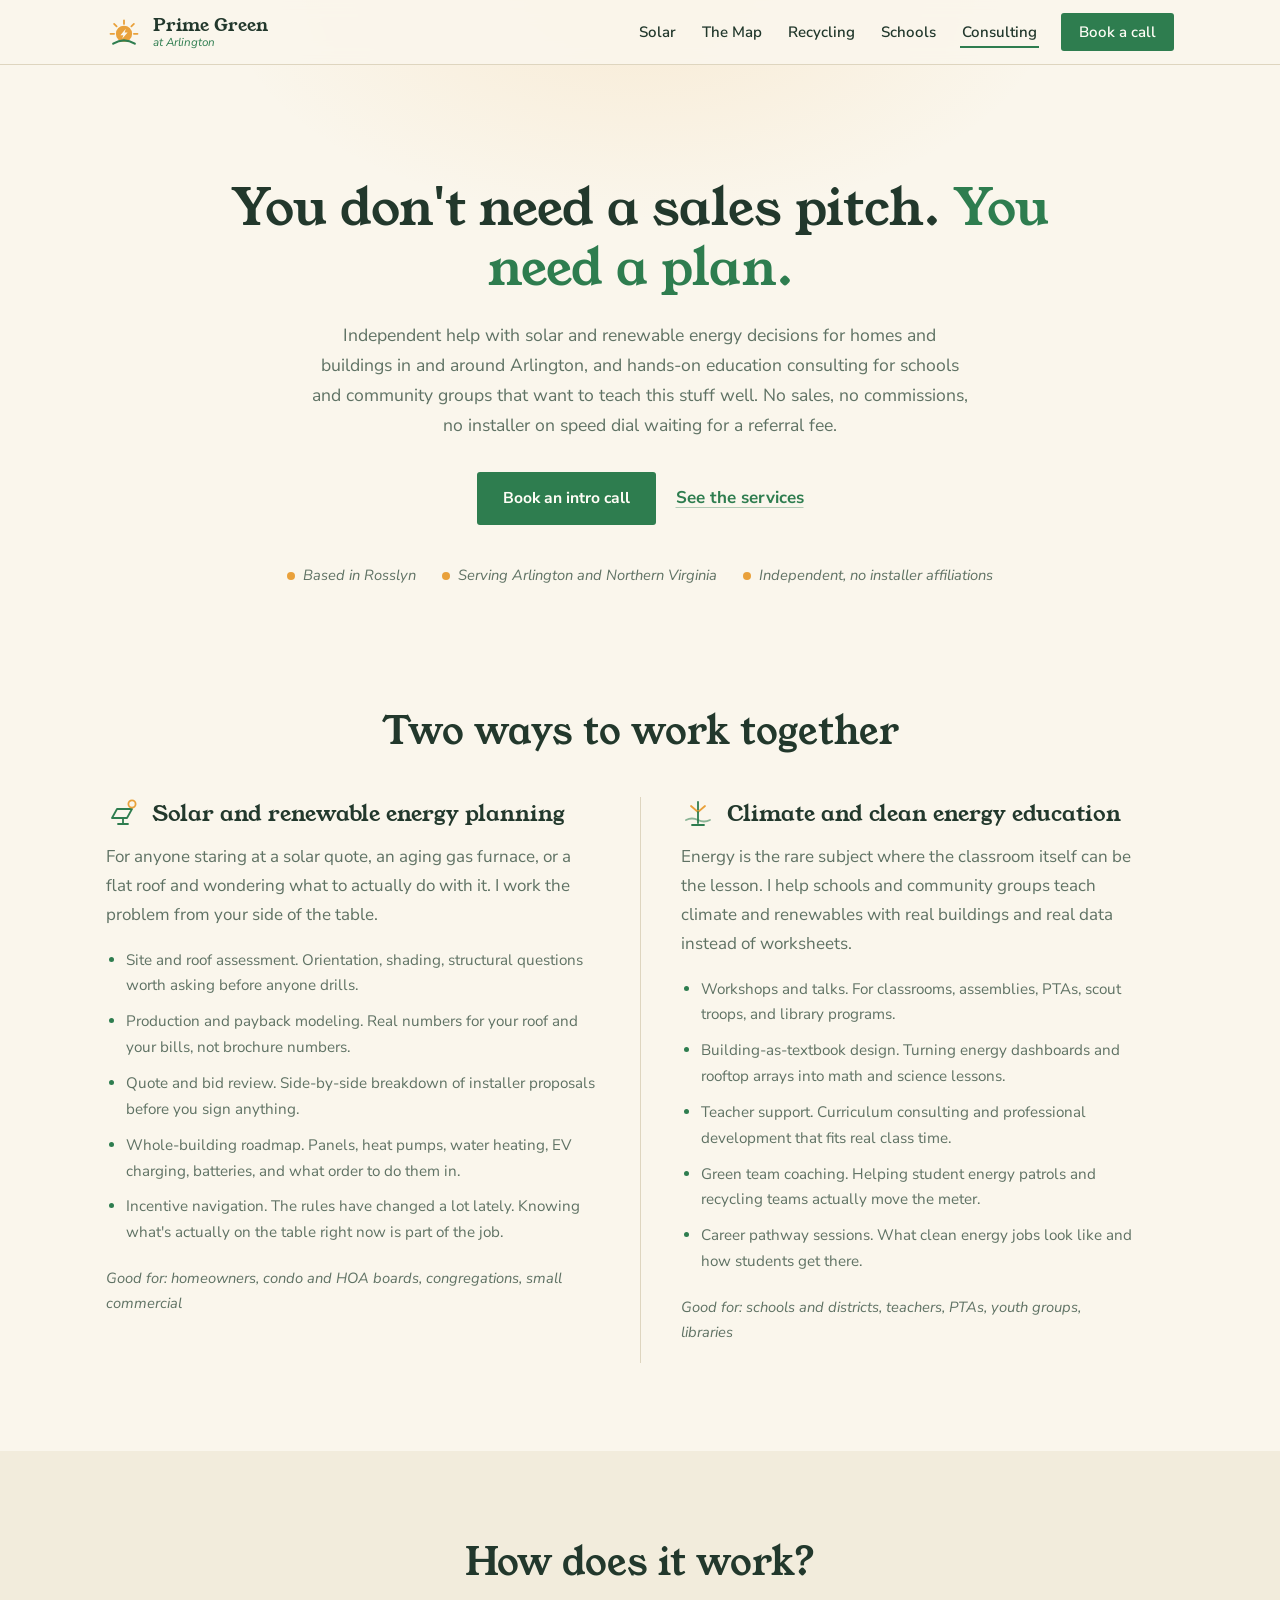
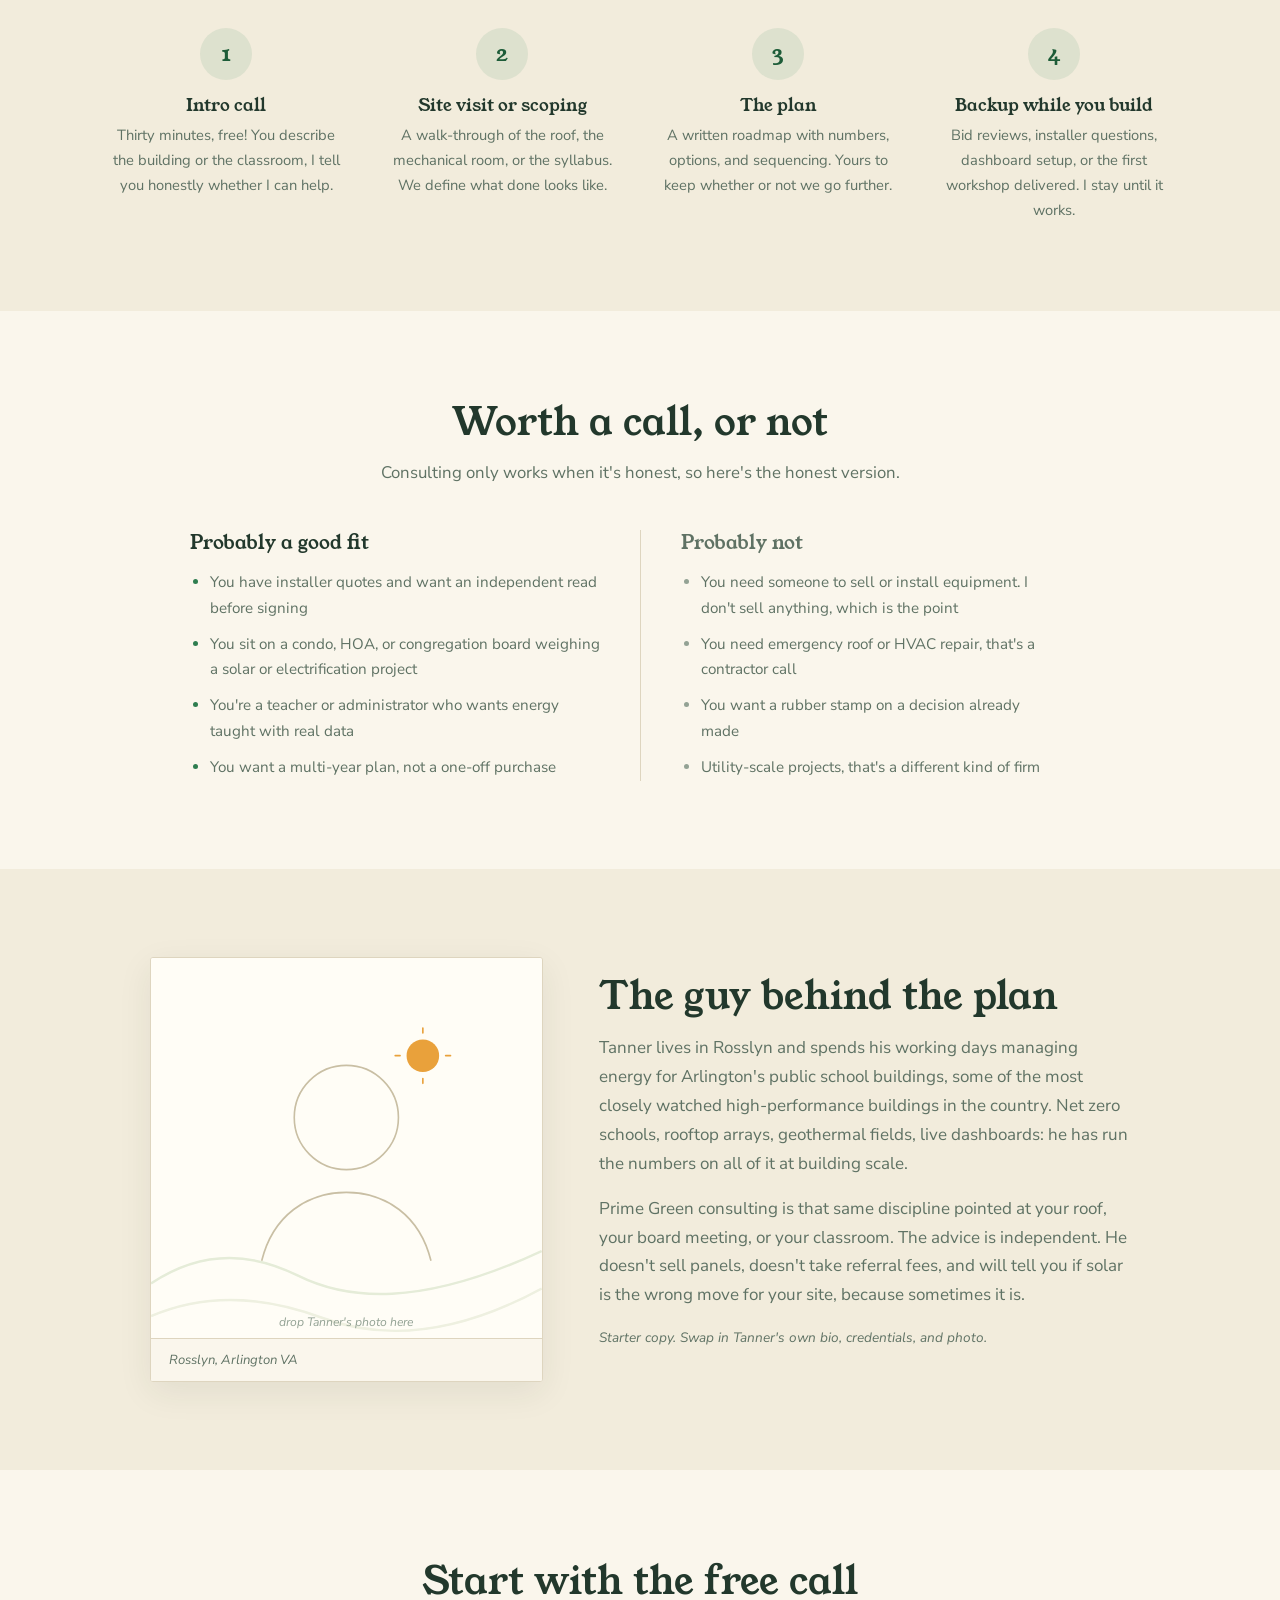
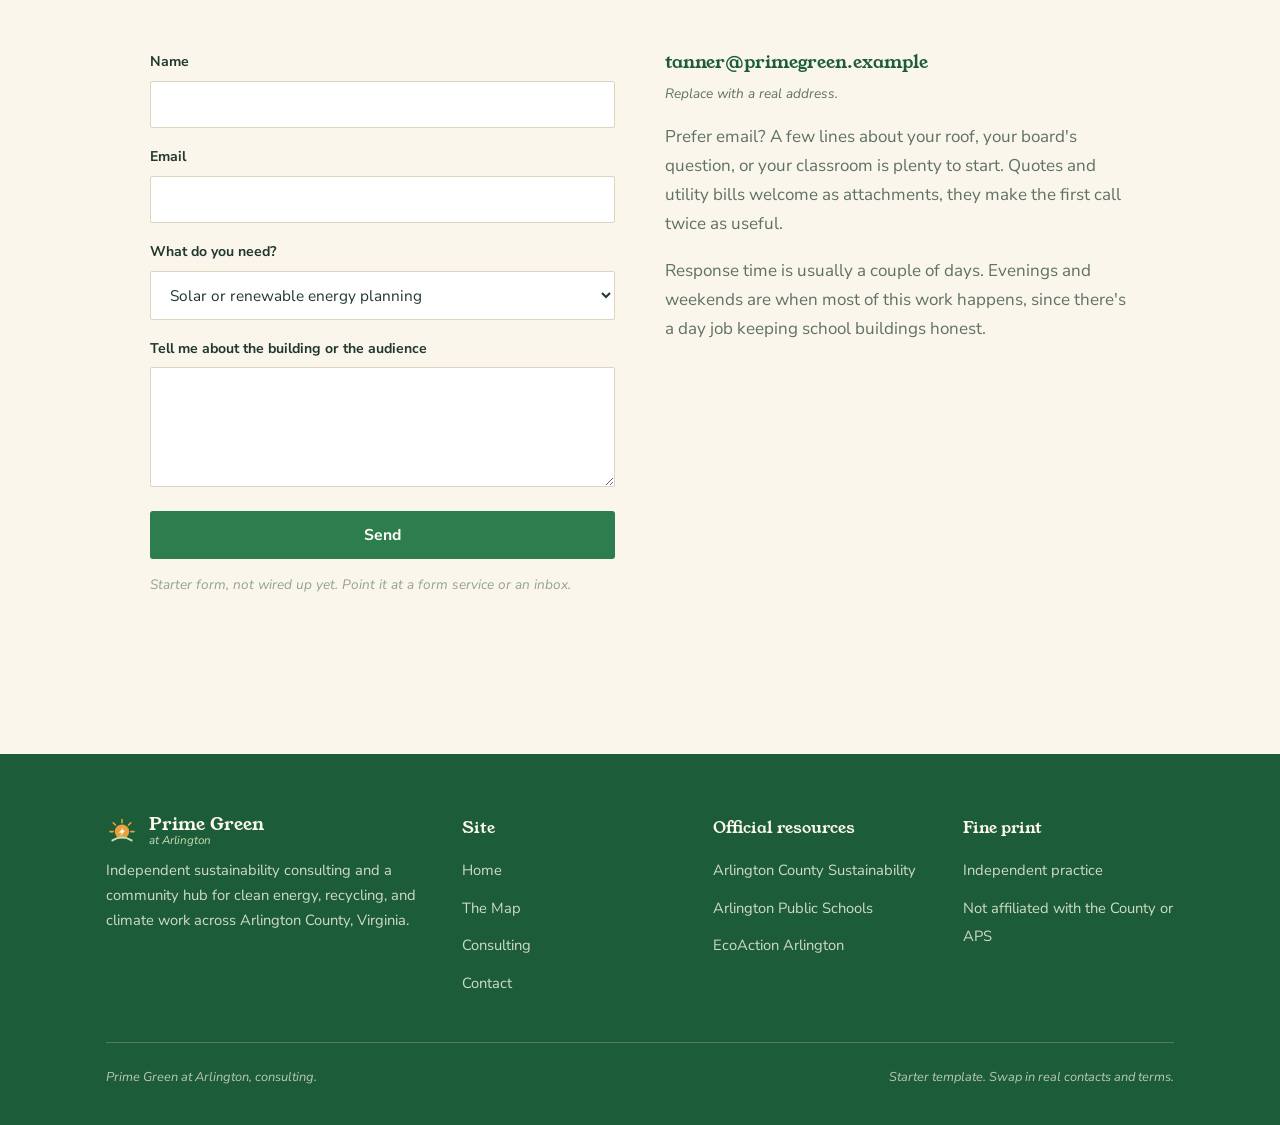
<file: consulting.html>
<!DOCTYPE html>
<html lang="en">
<head>
<meta charset="UTF-8">
<meta name="viewport" content="width=device-width, initial-scale=1.0">
<title>Consulting | Prime Green at Arlington</title>
<meta name="description" content="Independent solar and renewable energy planning, plus climate and clean energy education consulting, based in Arlington, VA.">
<link rel="preconnect" href="https://fonts.googleapis.com">
<link rel="preconnect" href="https://fonts.gstatic.com" crossorigin>
<link href="https://fonts.googleapis.com/css2?family=Young+Serif&family=Nunito+Sans:ital,wght@0,400;0,600;0,700;1,400;1,600&display=swap" rel="stylesheet">
<link rel="stylesheet" href="prime.css">
<style>
/* page-specific */
.c-hero{padding:170px 0 80px;text-align:center;position:relative;overflow:hidden}
.c-hero::before{content:"";position:absolute;inset:0;background:radial-gradient(640px 340px at 50% 0%,rgba(233,161,59,.13),transparent 65%)}
.c-hero .wrap{position:relative}
.c-hero h1{font-size:clamp(2rem,4.3vw,3.2rem);line-height:1.18;max-width:16em;margin:8px auto 22px}
.c-hero .sub{color:var(--soft);font-size:1.1rem;max-width:38em;margin:0 auto 32px}
.hero-meta{display:flex;gap:8px 26px;flex-wrap:wrap;justify-content:center;margin-top:38px;font-style:italic;font-size:.92rem;color:var(--soft)}
.hero-meta span{display:flex;align-items:center;gap:8px}
.hero-meta i{width:8px;height:8px;border-radius:50%;background:var(--sun);display:inline-block;flex:none}

.tracks{display:grid;grid-template-columns:1fr 1fr;gap:0}
@media(max-width:880px){.tracks{grid-template-columns:1fr}}
.track{padding:0 40px}
.track:first-child{padding-left:0}
.track+.track{border-left:1px solid var(--rule)}
@media(max-width:880px){.track{padding:28px 0;border-left:0!important}.track+.track{border-top:1px solid var(--rule)}}
.track h3{font-size:1.35rem;margin-bottom:12px;display:flex;align-items:center;gap:12px}
.track h3 svg{width:34px;height:34px;flex:none}
.track>p{margin-bottom:18px;color:var(--soft)}
.track ul{list-style:disc;padding-left:20px;display:grid;gap:10px;color:var(--soft);font-size:.95rem}
.track li::marker{color:var(--green)}
.track li b{color:var(--ink)}
.who{margin-top:20px;font-style:italic;font-size:.92rem;color:var(--faint)}
.who b{color:var(--green);font-weight:600;font-style:normal}

.steps{display:grid;grid-template-columns:repeat(4,1fr);gap:36px;counter-reset:step}
@media(max-width:880px){.steps{grid-template-columns:1fr 1fr}}
@media(max-width:540px){.steps{grid-template-columns:1fr}}
.step{counter-increment:step;text-align:center}
.step::before{content:counter(step);display:flex;align-items:center;justify-content:center;width:52px;height:52px;margin:0 auto 14px;border-radius:50%;background:rgba(46,125,79,.1);color:var(--green-deep);font-family:var(--serif);font-size:1.4rem}
.step h3{font-size:1.05rem;margin-bottom:6px}
.step p{color:var(--soft);font-size:.92rem}

.fit{display:grid;grid-template-columns:1fr 1fr;gap:0;max-width:900px;margin:0 auto}
@media(max-width:880px){.fit{grid-template-columns:1fr}}
.fit-col{padding:0 40px}
.fit-col:first-child{padding-left:0}
.fit-col+.fit-col{border-left:1px solid var(--rule)}
@media(max-width:880px){.fit-col{padding:24px 0;border-left:0!important}.fit-col+.fit-col{border-top:1px solid var(--rule)}}
.fit-col h3{margin-bottom:14px}
.fit-col ul{list-style:disc;padding-left:20px;display:grid;gap:10px;color:var(--soft);font-size:.95rem}
.fit-col li::marker{color:var(--green)}
.fit-col.nope li::marker{color:var(--faint)}
.fit-col.nope h3{color:var(--soft)}

.about{display:grid;grid-template-columns:.85fr 1.15fr;gap:56px;align-items:center;max-width:980px;margin:0 auto}
@media(max-width:880px){.about{grid-template-columns:1fr}}
.portrait{border:1px solid var(--rule);border-radius:3px;overflow:hidden;position:relative;background:var(--white);box-shadow:0 10px 34px rgba(34,56,44,.08)}
.portrait svg{display:block;width:100%;height:auto}
.portrait figcaption{position:absolute;bottom:0;left:0;right:0;padding:10px 18px;font-style:italic;font-size:.82rem;color:var(--soft);border-top:1px solid var(--rule);background:rgba(250,246,236,.92)}
.about .bio p{color:var(--soft);margin-bottom:16px}
.about .bio p b{color:var(--ink)}

.contact-grid{display:grid;grid-template-columns:1fr 1fr;gap:50px;align-items:start;max-width:980px;margin:0 auto}
@media(max-width:880px){.contact-grid{grid-template-columns:1fr}}
.cform{display:grid;gap:14px}
.cform label{font-weight:700;font-size:.88rem;color:var(--ink)}
.cform input,.cform select,.cform textarea{width:100%;background:#fff;border:1px solid var(--rule);border-radius:2px;color:var(--ink);padding:12px 15px;font-family:var(--sans);font-size:.96rem;outline:none;transition:border-color .2s;margin-top:5px}
.cform input:focus,.cform select:focus,.cform textarea:focus{border-color:var(--green)}
.cform textarea{min-height:120px;resize:vertical}
.contact-side p{color:var(--soft);margin-bottom:18px}
.contact-side .email{font-family:var(--serif);font-size:1.15rem;color:var(--green-deep);display:block;margin-bottom:4px}
</style>
</head>
<body>

<nav>
  <div class="nav-inner">
    <a class="brand" href="index.html">
      <svg viewBox="0 0 40 40" fill="none">
        <circle cx="20" cy="22" r="9" fill="#e9a13b"/>
        <polygon points="22,16.5 16,23.5 19.3,23.5 18,27.5 24,20.5 20.7,20.5" fill="#faf6ec"/>
        <g stroke="#e9a13b" stroke-width="2" stroke-linecap="round">
          <path d="M20 7v4M9 11l2.8 2.8M31 11l-2.8 2.8M5 22h4M31 22h4"/>
        </g>
        <path d="M8 33c8-5 16-5 24 0" stroke="#2e7d4f" stroke-width="2.4" stroke-linecap="round" fill="none"/>
      </svg>
      <span class="brand-name">Prime Green<small>at Arlington</small></span>
    </a>
    <button class="nav-toggle" aria-label="Menu" onclick="document.querySelector('.nav-links').classList.toggle('open')">
      <svg viewBox="0 0 24 24" fill="none" stroke-width="1.8" stroke-linecap="round"><path d="M4 7h16M4 12h16M4 17h16"/></svg>
    </button>
    <ul class="nav-links">
      <li><a href="index.html#solar">Solar</a></li>
      <li><a href="index.html#map">The Map</a></li>
      <li><a href="index.html#recycling">Recycling</a></li>
      <li><a href="index.html#schools">Schools</a></li>
      <li><a href="consulting.html" class="active">Consulting</a></li>
      <li><a href="#contact" class="nav-cta">Book a call</a></li>
    </ul>
  </div>
</nav>

<header class="c-hero">
  <div class="wrap">
    <h1>You don't need a sales pitch. <span class="accent">You need a plan.</span></h1>
    <p class="sub">Independent help with solar and renewable energy decisions for homes and buildings in and around Arlington, and hands-on education consulting for schools and community groups that want to teach this stuff well. No sales, no commissions, no installer on speed dial waiting for a referral fee.</p>
    <div style="display:flex;gap:20px;justify-content:center;flex-wrap:wrap;align-items:center">
      <a class="btn" href="#contact">Book an intro call</a>
      <a class="tlink" href="#tracks">See the services</a>
    </div>
    <div class="hero-meta">
      <span><i></i>Based in Rosslyn</span>
      <span><i></i>Serving Arlington and Northern Virginia</span>
      <span><i></i>Independent, no installer affiliations</span>
    </div>
  </div>
</header>

<section id="tracks" style="padding-top:40px">
  <div class="wrap">
    <div class="sec-head center reveal">
      <h2>Two ways to work together</h2>
    </div>
    <div class="tracks reveal">
      <div class="track">
        <h3>
          <svg viewBox="0 0 34 34" fill="none" stroke="#2e7d4f" stroke-width="1.8" stroke-linecap="round" stroke-linejoin="round">
            <path d="M6 21l5-9h15l-5 9z"/>
            <path d="M17 21v6M12 27h10"/>
            <circle cx="26" cy="7" r="3.6" stroke="#e9a13b"/>
          </svg>
          Solar and renewable energy planning
        </h3>
        <p>For anyone staring at a solar quote, an aging gas furnace, or a flat roof and wondering what to actually do with it. I work the problem from your side of the table.</p>
        <ul>
          <li>Site and roof assessment. Orientation, shading, structural questions worth asking before anyone drills.</li>
          <li>Production and payback modeling. Real numbers for your roof and your bills, not brochure numbers.</li>
          <li>Quote and bid review. Side-by-side breakdown of installer proposals before you sign anything.</li>
          <li>Whole-building roadmap. Panels, heat pumps, water heating, EV charging, batteries, and what order to do them in.</li>
          <li>Incentive navigation. The rules have changed a lot lately. Knowing what's actually on the table right now is part of the job.</li>
        </ul>
        <p class="who">Good for: homeowners, condo and HOA boards, congregations, small commercial</p>
      </div>
      <div class="track">
        <h3>
          <svg viewBox="0 0 34 34" fill="none" stroke="#2e7d4f" stroke-width="1.8" stroke-linecap="round" stroke-linejoin="round">
            <path d="M17 5v10"/>
            <path d="M17 15l7-6M17 15l-7-6" stroke="#e9a13b"/>
            <path d="M17 15v11M11 28h12"/>
            <path d="M5 23c4-2 8-2 12 0s8 2 12 0" opacity=".55"/>
          </svg>
          Climate and clean energy education
        </h3>
        <p>Energy is the rare subject where the classroom itself can be the lesson. I help schools and community groups teach climate and renewables with real buildings and real data instead of worksheets.</p>
        <ul>
          <li>Workshops and talks. For classrooms, assemblies, PTAs, scout troops, and library programs.</li>
          <li>Building-as-textbook design. Turning energy dashboards and rooftop arrays into math and science lessons.</li>
          <li>Teacher support. Curriculum consulting and professional development that fits real class time.</li>
          <li>Green team coaching. Helping student energy patrols and recycling teams actually move the meter.</li>
          <li>Career pathway sessions. What clean energy jobs look like and how students get there.</li>
        </ul>
        <p class="who">Good for: schools and districts, teachers, PTAs, youth groups, libraries</p>
      </div>
    </div>
  </div>
</section>

<section class="tint">
  <div class="wrap">
    <div class="sec-head center reveal">
      <h2>How does it work?</h2>
    </div>
    <div class="steps reveal">
      <div class="step">
        <h3>Intro call</h3>
        <p>Thirty minutes, free! You describe the building or the classroom, I tell you honestly whether I can help.</p>
      </div>
      <div class="step">
        <h3>Site visit or scoping</h3>
        <p>A walk-through of the roof, the mechanical room, or the syllabus. We define what done looks like.</p>
      </div>
      <div class="step">
        <h3>The plan</h3>
        <p>A written roadmap with numbers, options, and sequencing. Yours to keep whether or not we go further.</p>
      </div>
      <div class="step">
        <h3>Backup while you build</h3>
        <p>Bid reviews, installer questions, dashboard setup, or the first workshop delivered. I stay until it works.</p>
      </div>
    </div>
  </div>
</section>

<section>
  <div class="wrap">
    <div class="sec-head center reveal">
      <h2>Worth a call, or not</h2>
      <p>Consulting only works when it's honest, so here's the honest version.</p>
    </div>
    <div class="fit reveal">
      <div class="fit-col">
        <h3>Probably a good fit</h3>
        <ul>
          <li>You have installer quotes and want an independent read before signing</li>
          <li>You sit on a condo, HOA, or congregation board weighing a solar or electrification project</li>
          <li>You're a teacher or administrator who wants energy taught with real data</li>
          <li>You want a multi-year plan, not a one-off purchase</li>
        </ul>
      </div>
      <div class="fit-col nope">
        <h3>Probably not</h3>
        <ul>
          <li>You need someone to sell or install equipment. I don't sell anything, which is the point</li>
          <li>You need emergency roof or HVAC repair, that's a contractor call</li>
          <li>You want a rubber stamp on a decision already made</li>
          <li>Utility-scale projects, that's a different kind of firm</li>
        </ul>
      </div>
    </div>
  </div>
</section>

<section class="tint">
  <div class="wrap">
    <div class="about">
      <figure class="portrait reveal">
        <svg viewBox="0 0 480 520" xmlns="http://www.w3.org/2000/svg" role="img" aria-label="Placeholder portrait frame">
          <rect width="480" height="520" fill="#fffdf6"/>
          <path d="M0 400c60-40 120-40 180-10s150 40 300-30" stroke="#e5ecd8" stroke-width="3" fill="none"/>
          <path d="M0 440c70-30 140-24 210 2s160 24 270-36" stroke="#eef0e0" stroke-width="3" fill="none"/>
          <circle cx="240" cy="196" r="64" stroke="#c9bfa4" stroke-width="2" fill="none"/>
          <path d="M136 372c14-56 56-84 104-84s90 28 104 84" stroke="#c9bfa4" stroke-width="2" fill="none"/>
          <circle cx="334" cy="120" r="20" fill="#e9a13b"/>
          <g stroke="#e9a13b" stroke-width="2" stroke-linecap="round">
            <path d="M334 92v-6M334 154v-6M306 120h-6M368 120h-6"/>
          </g>
          <text x="240" y="452" text-anchor="middle" fill="#93a294" font-family="Nunito Sans,sans-serif" font-style="italic" font-size="15">drop Tanner's photo here</text>
        </svg>
        <figcaption>Rosslyn, Arlington VA</figcaption>
      </figure>
      <div class="bio reveal">
        <h2>The guy behind the plan</h2>
        <p>Tanner lives in Rosslyn and spends his working days managing energy for Arlington's public school buildings, some of the most closely watched high-performance buildings in the country. Net zero schools, rooftop arrays, geothermal fields, live dashboards: he has run the numbers on all of it at building scale.</p>
        <p>Prime Green consulting is that same discipline pointed at your roof, your board meeting, or your classroom. The advice is independent. He doesn't sell panels, doesn't take referral fees, and will tell you if solar is the wrong move for your site, because sometimes it is.</p>
        <p class="small-note">Starter copy. Swap in Tanner's own bio, credentials, and photo.</p>
      </div>
    </div>
  </div>
</section>

<section id="contact">
  <div class="wrap">
    <div class="sec-head center reveal">
      <h2>Start with the free call</h2>
    </div>
    <div class="contact-grid reveal">
      <form class="cform" onsubmit="event.preventDefault();this.querySelector('button').textContent='Request noted (demo form)';">
        <div>
          <label for="cname">Name</label>
          <input id="cname" type="text" required>
        </div>
        <div>
          <label for="cemail">Email</label>
          <input id="cemail" type="email" required>
        </div>
        <div>
          <label for="ctype">What do you need?</label>
          <select id="ctype">
            <option>Solar or renewable energy planning</option>
            <option>Climate or clean energy education</option>
            <option>Both / not sure yet</option>
          </select>
        </div>
        <div>
          <label for="cmsg">Tell me about the building or the audience</label>
          <textarea id="cmsg"></textarea>
        </div>
        <button class="btn" type="submit" style="justify-content:center">Send</button>
        <p class="small-note">Starter form, not wired up yet. Point it at a form service or an inbox.</p>
      </form>
      <div class="contact-side">
        <span class="email">tanner@primegreen.example</span>
        <p class="small-note" style="margin-bottom:18px">Replace with a real address.</p>
        <p>Prefer email? A few lines about your roof, your board's question, or your classroom is plenty to start. Quotes and utility bills welcome as attachments, they make the first call twice as useful.</p>
        <p>Response time is usually a couple of days. Evenings and weekends are when most of this work happens, since there's a day job keeping school buildings honest.</p>
      </div>
    </div>
  </div>
</section>

<footer>
  <div class="wrap">
    <div class="foot-grid">
      <div class="foot-brand">
        <a class="brand" href="index.html" style="text-decoration:none">
          <svg viewBox="0 0 40 40" fill="none" style="width:32px;height:32px">
            <circle cx="20" cy="22" r="9" fill="#e9a13b"/>
        <polygon points="22,16.5 16,23.5 19.3,23.5 18,27.5 24,20.5 20.7,20.5" fill="#faf6ec"/>
            <g stroke="#e9a13b" stroke-width="2" stroke-linecap="round">
              <path d="M20 7v4M9 11l2.8 2.8M31 11l-2.8 2.8M5 22h4M31 22h4"/>
            </g>
            <path d="M8 33c8-5 16-5 24 0" stroke="#c9deb9" stroke-width="2.4" stroke-linecap="round" fill="none"/>
          </svg>
          <span class="brand-name">Prime Green<small>at Arlington</small></span>
        </a>
        <p>Independent sustainability consulting and a community hub for clean energy, recycling, and climate work across Arlington County, Virginia.</p>
      </div>
      <div>
        <h4>Site</h4>
        <ul>
          <li><a href="index.html">Home</a></li>
          <li><a href="index.html#map">The Map</a></li>
          <li><a href="consulting.html">Consulting</a></li>
          <li><a href="#contact">Contact</a></li>
        </ul>
      </div>
      <div>
        <h4>Official resources</h4>
        <ul>
          <li><a href="https://www.arlingtonva.us/Government/Programs/Sustainability" target="_blank" rel="noopener">Arlington County Sustainability</a></li>
          <li><a href="https://www.apsva.us" target="_blank" rel="noopener">Arlington Public Schools</a></li>
          <li><a href="https://www.ecoactionarlington.org" target="_blank" rel="noopener">EcoAction Arlington</a></li>
        </ul>
      </div>
      <div>
        <h4>Fine print</h4>
        <ul>
          <li><a href="#">Independent practice</a></li>
          <li><a href="#">Not affiliated with the County or APS</a></li>
        </ul>
      </div>
    </div>
    <div class="foot-bottom">
      <span>Prime Green at Arlington, consulting.</span>
      <span>Starter template. Swap in real contacts and terms.</span>
    </div>
  </div>
</footer>

<script>
const io=new IntersectionObserver(es=>es.forEach(e=>{if(e.isIntersecting){e.target.classList.add('in');io.unobserve(e.target)}}),{threshold:.1});
document.querySelectorAll('.reveal').forEach(el=>io.observe(el));
document.querySelectorAll('.nav-links a').forEach(a=>a.addEventListener('click',()=>document.querySelector('.nav-links').classList.remove('open')));
</script>
</body>
</html>
</file>
<file: prime.css>
/* Prime Green at Arlington - shared styles */
:root{
  --paper:#faf6ec;
  --paper2:#f2ecdc;
  --ink:#22382c;
  --soft:#5f7264;
  --faint:#93a294;
  --green:#2e7d4f;
  --green-deep:#1d5c38;
  --sun:#e9a13b;
  --sky:#54889f;
  --clay:#d95d39;
  --rule:#ded5bf;
  --white:#fffdf6;
  --serif:"Young Serif",Georgia,serif;
  --sans:"Nunito Sans",-apple-system,BlinkMacSystemFont,"Segoe UI",sans-serif;
}
*{margin:0;padding:0;box-sizing:border-box}
html{scroll-behavior:smooth}
body{background:var(--paper);color:var(--ink);font-family:var(--sans);font-size:17px;line-height:1.7;-webkit-font-smoothing:antialiased;overflow-x:hidden}
a{color:var(--green);text-decoration-color:rgba(46,125,79,.4);text-underline-offset:3px}
a:hover{color:var(--green-deep)}
img,svg{max-width:100%}
.wrap{max-width:1120px;margin:0 auto;padding:0 26px;position:relative;z-index:1}
::selection{background:rgba(233,161,59,.35)}

/* ---------- type ---------- */
h1,h2,h3{font-family:var(--serif);font-weight:400;letter-spacing:0;color:var(--ink)}
h2{font-size:clamp(1.7rem,3.1vw,2.4rem);line-height:1.22;margin-bottom:14px}
h3{font-size:1.2rem;line-height:1.35}
.sec-head{max-width:640px;margin-bottom:42px}
.sec-head p{color:var(--soft);font-size:1.05rem}
.sec-head.center{margin-left:auto;margin-right:auto;text-align:center}
.sec-head.right{margin-left:auto;text-align:right}
.accent{color:var(--green)}
.small-note{font-style:italic;font-size:.85rem;color:var(--faint)}

/* ---------- nav ---------- */
nav{position:fixed;top:0;left:0;right:0;z-index:100;background:rgba(250,246,236,.92);backdrop-filter:blur(10px);-webkit-backdrop-filter:blur(10px);border-bottom:1px solid var(--rule)}
.nav-inner{max-width:1120px;margin:0 auto;padding:14px 26px;display:flex;align-items:center;justify-content:space-between;gap:18px}
.brand{display:flex;align-items:center;gap:11px;text-decoration:none}
.brand svg{width:36px;height:36px;flex:none}
.brand-name{font-family:var(--serif);font-size:1.14rem;line-height:1.05;color:var(--ink)}
.brand-name small{display:block;font-family:var(--sans);font-style:italic;font-size:.72rem;color:var(--green);font-weight:400}
.nav-links{display:flex;gap:22px;align-items:center;list-style:none}
.nav-links a{font-size:.94rem;font-weight:600;color:var(--ink);text-decoration:none;padding:4px 2px;border-bottom:2px solid transparent;transition:border-color .2s,color .2s}
.nav-links a:hover{border-bottom-color:var(--sun);color:var(--green-deep)}
.nav-links a.active{border-bottom-color:var(--green)}
.nav-cta{background:var(--green);color:var(--white)!important;padding:9px 18px!important;border-radius:3px;border-bottom:0!important;font-weight:700}
.nav-cta:hover{background:var(--green-deep)}
.nav-toggle{display:none;background:none;border:1px solid var(--rule);border-radius:3px;cursor:pointer;padding:7px 9px}
.nav-toggle svg{width:20px;height:20px;stroke:var(--ink);display:block}
@media(max-width:900px){
  .nav-links{display:none;position:absolute;top:100%;left:0;right:0;background:var(--paper);flex-direction:column;align-items:stretch;padding:14px 26px 22px;gap:12px;border-bottom:1px solid var(--rule)}
  .nav-links.open{display:flex}
  .nav-toggle{display:block}
}

/* ---------- buttons ---------- */
.btn{display:inline-flex;align-items:center;gap:9px;padding:13px 26px;border-radius:3px;background:var(--green);color:var(--white);font-family:var(--sans);font-weight:700;font-size:.98rem;text-decoration:none;border:0;cursor:pointer;transition:background .2s,transform .15s,box-shadow .2s}
.btn svg{width:16px;height:16px}
.btn:hover{background:var(--green-deep);color:var(--white);transform:translateY(-1px);box-shadow:0 6px 18px rgba(34,56,44,.18)}
.btn-ghost{background:transparent;color:var(--green);border:2px solid var(--green)}
.btn-ghost:hover{background:rgba(46,125,79,.08);color:var(--green-deep);box-shadow:none}
.tlink{display:inline-flex;align-items:center;gap:7px;font-weight:700;color:var(--green);text-decoration:underline;text-decoration-color:rgba(46,125,79,.35);text-underline-offset:4px}
.tlink svg{width:14px;height:14px}
.tlink:hover{color:var(--green-deep)}

/* ---------- sections ---------- */
section{padding:88px 0;position:relative}
.tint{background:var(--paper2)}
.rule-hr{border:0;border-top:1px solid var(--rule);max-width:1120px;margin:0 auto}

/* ---------- checklist ---------- */
.checklist{list-style:none;display:grid;gap:16px;margin:24px 0 30px}
.checklist li{display:flex;gap:13px;align-items:flex-start;color:var(--soft)}
.checklist li b{color:var(--ink)}
.checklist .tick{flex:none;width:24px;height:24px;border-radius:50%;background:rgba(46,125,79,.12);display:flex;align-items:center;justify-content:center;margin-top:3px}
.checklist .tick svg{width:12px;height:12px;stroke:var(--green)}

/* ---------- stat row ---------- */
.stats{display:flex;justify-content:center;gap:0;flex-wrap:wrap;text-align:center}
.stat{padding:6px 38px;border-right:1px solid var(--rule)}
.stat:last-child{border-right:0}
.stat b{display:block;font-family:var(--serif);font-weight:400;font-size:2.3rem;color:var(--green-deep);line-height:1.15}
.stat small{font-size:.82rem;color:var(--soft);display:block;max-width:15em}
@media(max-width:860px){.stats{gap:18px}.stat{border-right:0;padding:6px 10px}}

/* ---------- reveal ---------- */
.reveal{opacity:0;transform:translateY(18px);transition:opacity .7s ease,transform .7s ease}
.reveal.in{opacity:1;transform:none}
@media(prefers-reduced-motion:reduce){.reveal{opacity:1;transform:none;transition:none}html{scroll-behavior:auto}}

/* ---------- trail (the map walk) ---------- */
.trail{display:flex;justify-content:center;margin:-20px auto 26px}
.trail svg{width:220px;height:auto}
.trail.flip svg{transform:scaleX(-1)}
.trail path{animation:walk 2.8s linear infinite}
@keyframes walk{to{stroke-dashoffset:-22.2}}
.trail-lead{margin:46px auto 0}
.trail-lead svg{width:250px}
@media(prefers-reduced-motion:reduce){.trail path{animation:none}}

/* ---------- mini link rows ---------- */
.mini-links{display:grid;gap:8px;margin-top:20px}
.mini-links a{width:fit-content;display:inline-flex;align-items:center;gap:8px;font-weight:600;font-size:.95rem}
.mini-links a svg{width:13px;height:13px;flex:none}

/* ---------- footer ---------- */
footer{background:var(--green-deep);color:#e9e2cf;padding:60px 0 36px;margin-top:70px}
footer .brand-name{color:#fdf8ec}
footer .brand-name small{color:#c9deb9}
.foot-grid{display:grid;grid-template-columns:1.5fr 1fr 1fr 1fr;gap:40px;margin-bottom:44px}
.foot-grid h4{font-family:var(--serif);font-weight:400;font-size:1rem;color:#fdf8ec;margin-bottom:14px}
.foot-grid ul{list-style:none;display:grid;gap:9px}
.foot-grid a{color:#cfdcc2;text-decoration:none;font-size:.92rem}
.foot-grid a:hover{color:#fdf8ec;text-decoration:underline}
.foot-brand p{font-size:.92rem;color:#cfdcc2;max-width:28em;margin-top:12px}
.foot-bottom{border-top:1px solid rgba(233,226,207,.25);padding-top:24px;display:flex;justify-content:space-between;gap:14px;flex-wrap:wrap;font-size:.8rem;color:#b9c9ad;font-style:italic}
@media(max-width:860px){.foot-grid{grid-template-columns:1fr 1fr}}
</file>
